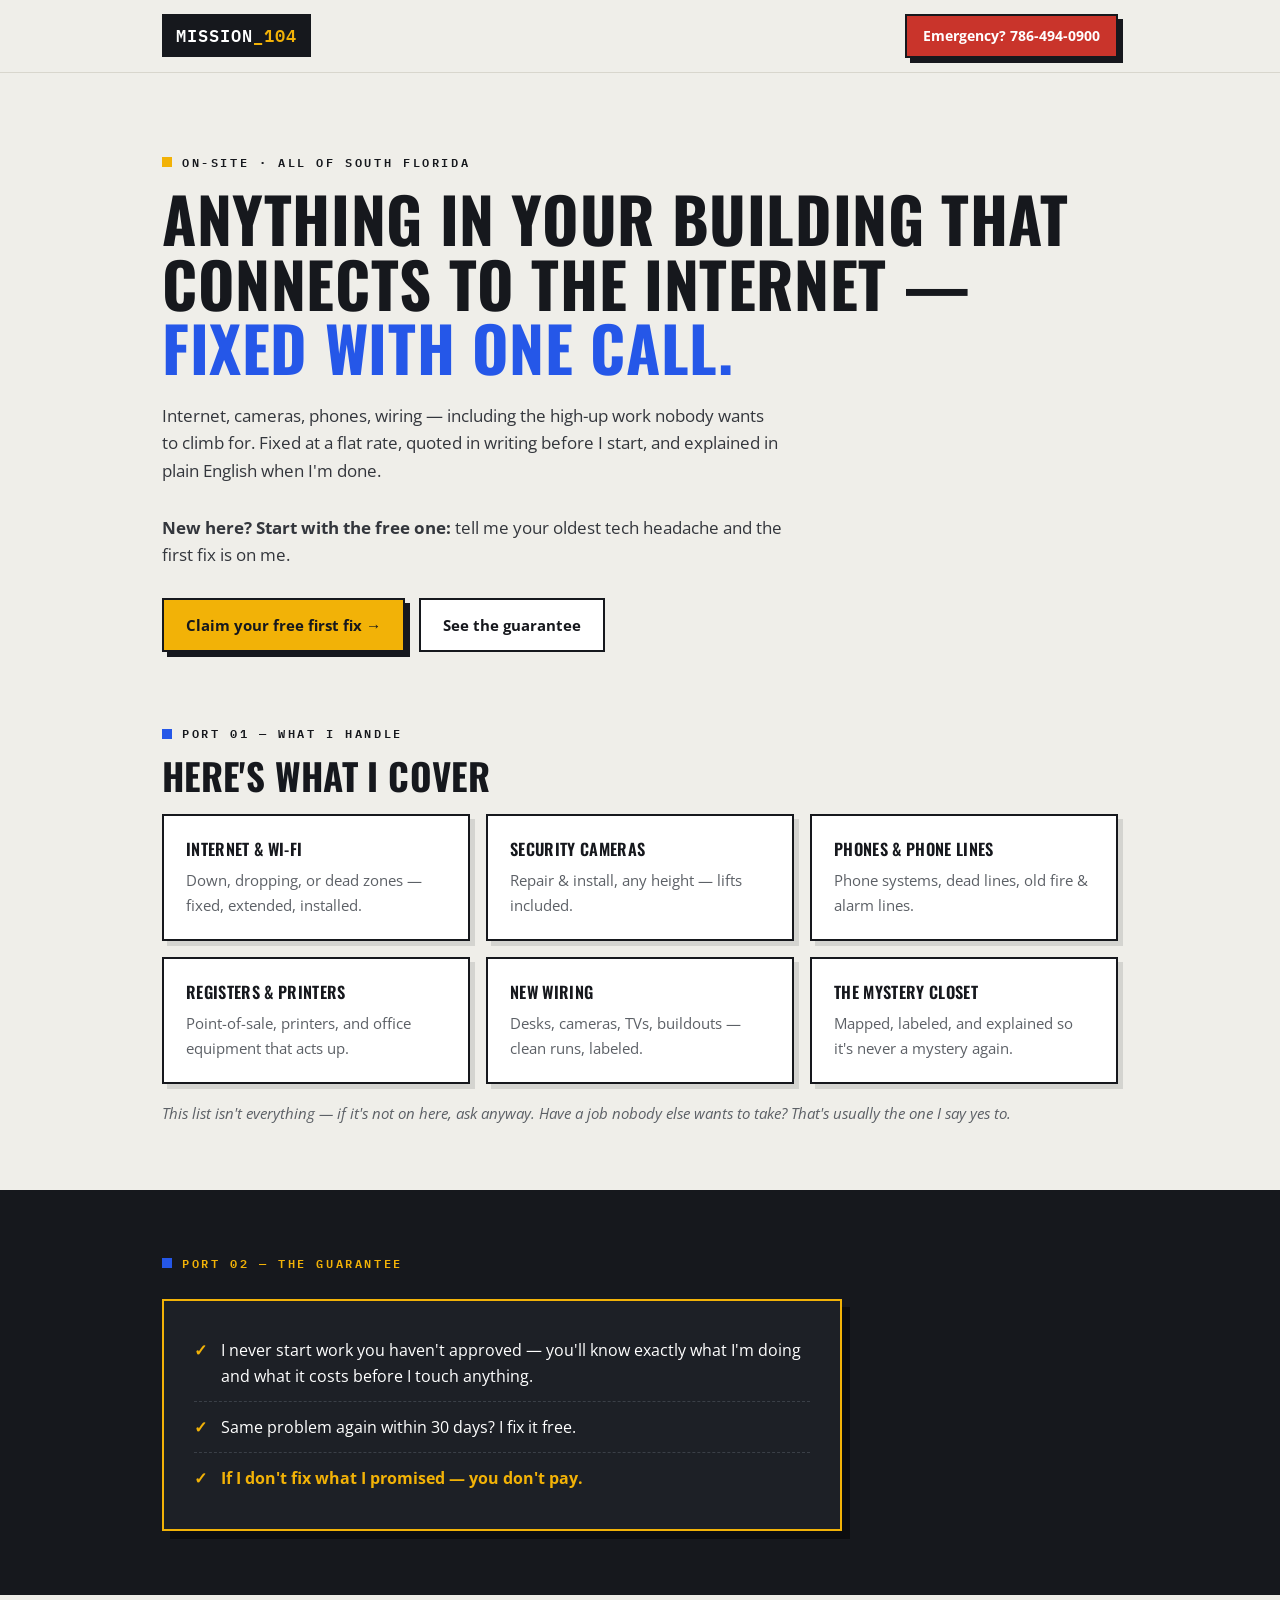
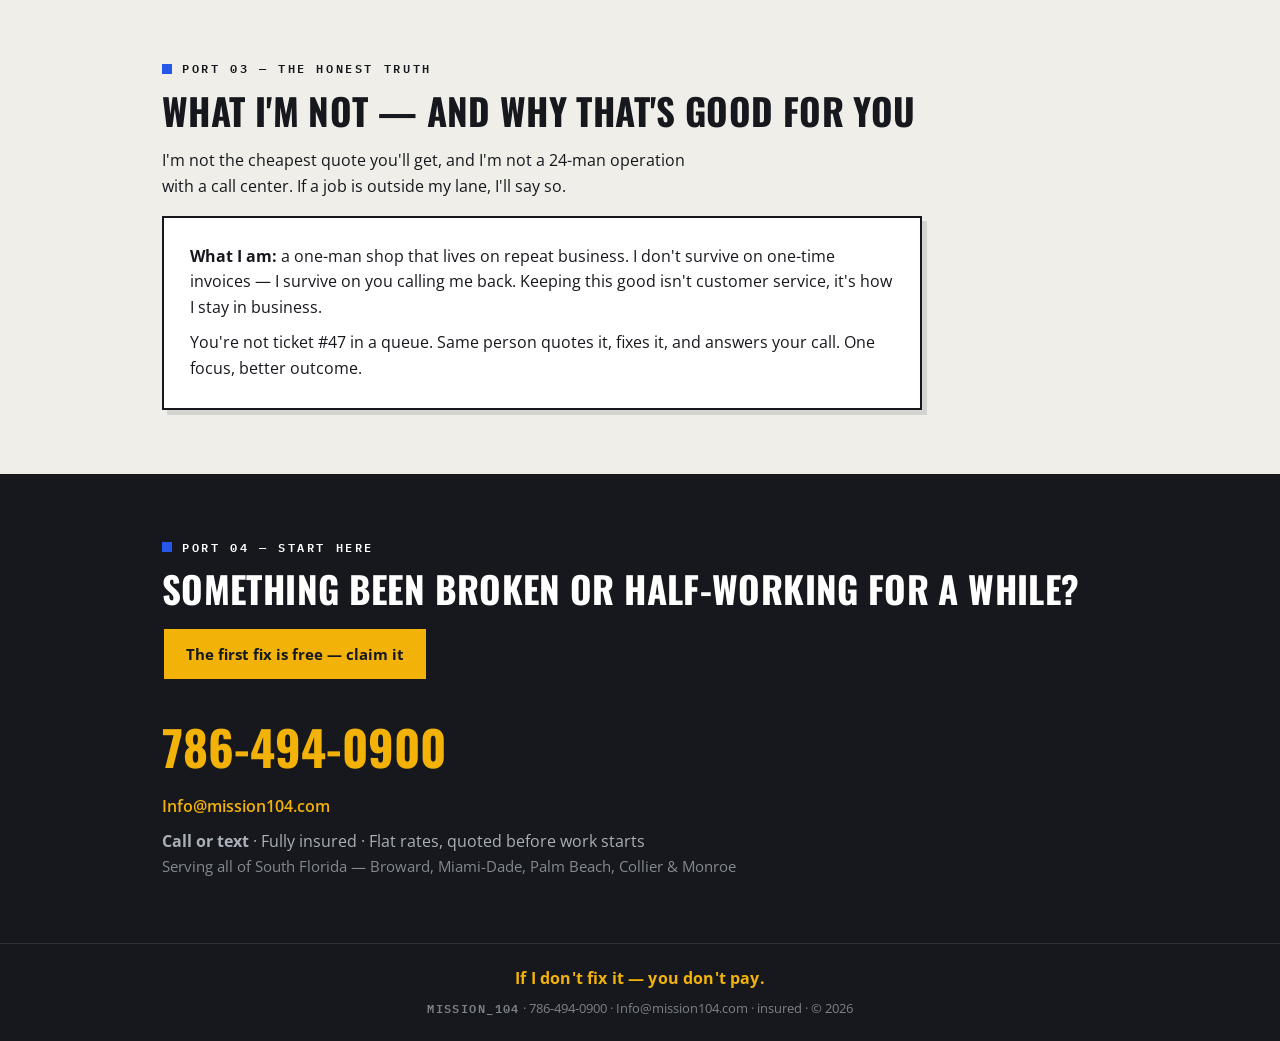
<file: index.html>
<!DOCTYPE html>
<html lang="en">
<head>
<meta charset="UTF-8">
<meta name="viewport" content="width=device-width, initial-scale=1.0">
<title>Mission 104 — Internet, Cameras, Phones & Everything That Connects | South Florida</title>
<meta name="description" content="One call for anything in your building that connects. Internet, cameras, phones, wiring. Flat rate, quoted first — and if I don't fix it, you don't pay.">
<link rel="preconnect" href="https://fonts.googleapis.com">
<link href="https://fonts.googleapis.com/css2?family=Oswald:wght@600;700&family=Open+Sans:wght@400;600;700&family=IBM+Plex+Mono:wght@500;600&display=swap" rel="stylesheet">
<style>
  :root{
    --bg:#efeee9; --ink:#16181d; --blue:#2557e8; --gold:#f2b207;
    --red:#c9342b; --white:#ffffff; --gray:#5c6066; --border:#16181d;
  }
  *{margin:0;padding:0;box-sizing:border-box}
  html{scroll-behavior:smooth}
  body{font-family:'Open Sans',sans-serif;background:var(--bg);color:var(--ink);line-height:1.6}
  .wrap{max-width:1000px;margin:0 auto;padding:0 22px}

  .mono{font-family:'IBM Plex Mono',monospace;font-weight:600;letter-spacing:.22em;text-transform:uppercase;font-size:.74rem}
  .eyebrow{display:flex;align-items:center;gap:10px;margin-bottom:14px}
  .sq{width:10px;height:10px;background:var(--blue);flex:none}
  .sq.gold{background:var(--gold)}

  h1,h2{font-family:'Oswald',sans-serif;font-weight:700;text-transform:uppercase;line-height:1.04;letter-spacing:.01em}
  h1{font-size:clamp(2.2rem,6.4vw,3.9rem)}
  h2{font-size:clamp(1.5rem,4vw,2.3rem);margin-bottom:18px}
  .blue{color:var(--blue)}

  .btn{display:inline-block;text-decoration:none;font-weight:700;font-size:.95rem;padding:13px 22px;border:2px solid var(--ink);color:var(--ink)}
  .btn-gold{background:var(--gold);box-shadow:5px 5px 0 var(--ink)}
  .btn-gold:hover{transform:translate(2px,2px);box-shadow:3px 3px 0 var(--ink)}
  .btn-ghost{background:var(--white)}
  .btn-red{background:var(--red);color:#fff;border-color:var(--ink);box-shadow:5px 5px 0 var(--ink)}

  header{background:var(--bg);border-bottom:1px solid #d8d6cd;padding:14px 0}
  .head-in{display:flex;align-items:center;justify-content:space-between;gap:10px;flex-wrap:nowrap}
  .logo{background:var(--ink);color:#fff;font-family:'IBM Plex Mono',monospace;font-weight:600;font-size:1.05rem;padding:8px 14px;letter-spacing:.06em;text-decoration:none}
  .logo b{color:var(--gold);font-weight:600}
  .head-cta{display:flex;gap:10px;flex-wrap:nowrap}
  .head-cta .btn{padding:9px 16px;font-size:.85rem}

  section{padding:64px 0}
  .hero{padding:80px 0 72px}
  .hero p.lead{margin:22px 0 30px;font-size:1.06rem;max-width:62ch;color:#33363c}
  .actions{display:flex;gap:14px;flex-wrap:wrap}

  .cards{display:grid;grid-template-columns:repeat(auto-fit,minmax(280px,1fr));gap:16px}
  .card{background:var(--white);border:2px solid var(--ink);padding:20px 22px;box-shadow:5px 5px 0 rgba(22,24,29,.12)}
  .card b{display:block;font-family:'Oswald',sans-serif;font-weight:600;text-transform:uppercase;font-size:1.02rem;letter-spacing:.02em;margin-bottom:6px}
  .card span{font-size:.93rem;color:var(--gray)}

  .how p{max-width:66ch;margin-bottom:14px}

  .plate-zone{background:var(--ink);color:#fff}
  .plate-zone .mono{color:var(--gold)}
  .plate{border:2px solid var(--gold);max-width:680px;margin:26px 0 0;padding:8px 30px 26px;background:#1d2026;box-shadow:8px 8px 0 rgba(0,0,0,.45)}
  .plate h2{color:#fff;text-align:left;margin:20px 0 6px}
  .plate ul{list-style:none;margin-top:16px}
  .plate li{display:flex;gap:14px;padding:12px 0;border-bottom:1px dashed #3a3f47;font-size:1.02rem}
  .plate li:last-child{border-bottom:none;font-weight:700;color:var(--gold)}
  .plate .tick{color:var(--gold);font-weight:700;flex:none}

  .record{display:flex;gap:22px;align-items:flex-start;background:var(--white);border:2px solid var(--ink);padding:26px;max-width:760px;box-shadow:5px 5px 0 rgba(22,24,29,.12)}
  .record .stamp{flex:none;font-family:'Oswald',sans-serif;font-weight:700;font-size:3rem;color:var(--blue);line-height:1}
  .record .stamp small{display:block;font-family:'IBM Plex Mono',monospace;font-size:.68rem;letter-spacing:.18em;color:var(--gray)}

  .contact{background:var(--ink);color:#fff;text-align:left}
  .contact h2{color:#fff}
  .contact .big-phone{font-family:'Oswald',sans-serif;font-weight:700;font-size:clamp(1.9rem,6vw,3rem);color:var(--gold);text-decoration:none;display:inline-block;margin:10px 0 8px}
  .contact p{color:#aab0b8}
  footer{background:var(--ink);color:#7c828b;font-size:.8rem;text-align:center;padding:22px 0;border-top:1px solid #2c3037}
  footer .mono{letter-spacing:.12em}

  /* --- consistent single-line header across pages --- */
  .head-in{flex-wrap:nowrap !important}
  .head-cta{flex-wrap:nowrap !important}
  .logo{white-space:nowrap}
  header .btn{white-space:nowrap}
  @media (max-width:520px){
    .logo{font-size:.98rem;padding:9px 13px;letter-spacing:.05em}
    header .btn{font-size:.8rem !important;padding:10px 13px !important;box-shadow:4px 4px 0 var(--ink)}
    .head-in{gap:8px}
  }
  @media (max-width:370px){
    .logo{font-size:.85rem;padding:8px 10px}
    header .btn{font-size:.7rem !important;padding:8px 10px !important}
  }

  /* --- matching footer across pages --- */
  footer .f-guarantee{color:var(--gold);font-weight:700;font-size:1rem;letter-spacing:.01em}
  footer .f-meta{margin-top:7px;font-size:.8rem;color:#7c828b}
  footer .f-meta .mono{letter-spacing:.12em}
</style>
</head>
<body>

<header>
  <div class="wrap head-in">
    <a class="logo" href="#">MISSION<b>_104</b></a>
    <div class="head-cta">
      <a class="btn btn-red" href="tel:7864940900">Emergency? 786-494-0900</a>
    </div>
  </div>
</header>

<section class="hero">
  <div class="wrap">
    <div class="eyebrow"><span class="sq gold"></span><span class="mono">On-site · All of South Florida</span></div>
    <h1>Anything in your building that connects to the internet —<br><span class="blue">fixed with one call.</span></h1>
    <p class="lead">Internet, cameras, phones, wiring — including the high-up work nobody wants to climb for. Fixed at a flat rate, quoted in writing before I start, and explained in plain English when I'm done.</p>
    <p class="lead"><b>New here? Start with the free one:</b> tell me your oldest tech headache and the first fix is on me.</p>
    <div class="actions">
      <a class="btn btn-gold" href="/free">Claim your free first fix →</a>
      <a class="btn btn-ghost" href="#guarantee">See the guarantee</a>
    </div>
  </div>
</section>

<section style="padding-top:0">
  <div class="wrap">
    <div class="eyebrow"><span class="sq"></span><span class="mono">Port 01 — What I handle</span></div>
    <h2>Here's what I cover</h2>
    <div class="cards">
      <div class="card"><b>Internet & Wi-Fi</b><span>Down, dropping, or dead zones — fixed, extended, installed.</span></div>
      <div class="card"><b>Security cameras</b><span>Repair & install, any height — lifts included.</span></div>
      <div class="card"><b>Phones & phone lines</b><span>Phone systems, dead lines, old fire & alarm lines.</span></div>
      <div class="card"><b>Registers & printers</b><span>Point-of-sale, printers, and office equipment that acts up.</span></div>
      <div class="card"><b>New wiring</b><span>Desks, cameras, TVs, buildouts — clean runs, labeled.</span></div>
      <div class="card"><b>The mystery closet</b><span>Mapped, labeled, and explained so it's never a mystery again.</span></div>
    </div>
    <p style="margin-top:18px;color:var(--gray);font-size:.93rem;font-style:italic">This list isn't everything — if it's not on here, ask anyway. Have a job nobody else wants to take? That's usually the one I say yes to.</p>
  </div>
</section>


<section class="plate-zone" id="guarantee">
  <div class="wrap">
    <div class="eyebrow"><span class="sq"></span><span class="mono">Port 02 — The guarantee</span></div>
    <div class="plate">
      <ul>
        <li><span class="tick">✓</span> I never start work you haven't approved — you'll know exactly what I'm doing and what it costs before I touch anything.</li>
        <li><span class="tick">✓</span> Same problem again within 30 days? I fix it free.</li>
        <li><span class="tick">✓</span> If I don't fix what I promised — you don't pay.</li>
      </ul>
    </div>
  </div>
</section>

<section>
  <div class="wrap">
    <div class="eyebrow"><span class="sq"></span><span class="mono">Port 03 — The honest truth</span></div>
    <h2>What I'm not — and why that's good for you</h2>
    <p style="max-width:60ch;margin-bottom:16px">I'm not the cheapest quote you'll get, and I'm not a 24-man operation with a call center. If a job is outside my lane, I'll say so.</p>
    <div class="record">
      <div>
        <p style="margin-bottom:10px"><b>What I am:</b> a one-man shop that lives on repeat business. I don't survive on one-time invoices — I survive on you calling me back. Keeping this good isn't customer service, it's how I stay in business.</p>
        <p>You're not ticket #47 in a queue. Same person quotes it, fixes it, and answers your call. One focus, better outcome.</p>
      </div>
    </div>
  </div>
</section>

<section class="contact">
  <div class="wrap">
    <div class="eyebrow"><span class="sq"></span><span class="mono">Port 04 — Start here</span></div>
    <h2>Something been broken or half-working for a while?</h2>
    <p style="margin:6px 0 18px"><a class="btn btn-gold" href="/free">The first fix is free — claim it</a></p>
    <a class="big-phone" href="tel:7864940900">786-494-0900</a>
    <p><a href="mailto:Info@mission104.com" style="color:var(--gold);text-decoration:none;font-weight:600">Info@mission104.com</a></p>
    <p style="margin-top:10px"><b>Call or text</b> · Fully insured · Flat rates, quoted before work starts</p>
    <p style="opacity:.75;font-size:.92rem">Serving all of South Florida — Broward, Miami-Dade, Palm Beach, Collier &amp; Monroe</p>
  </div>
</section>

<footer>
  <div class="wrap">
    <div class="f-guarantee">If I don't fix it — you don't pay.</div>
    <div class="f-meta"><span class="mono">Mission_104</span> · 786-494-0900 · Info@mission104.com · insured · © 2026</div>
  </div>
</footer>

</body>
</html>
</file>
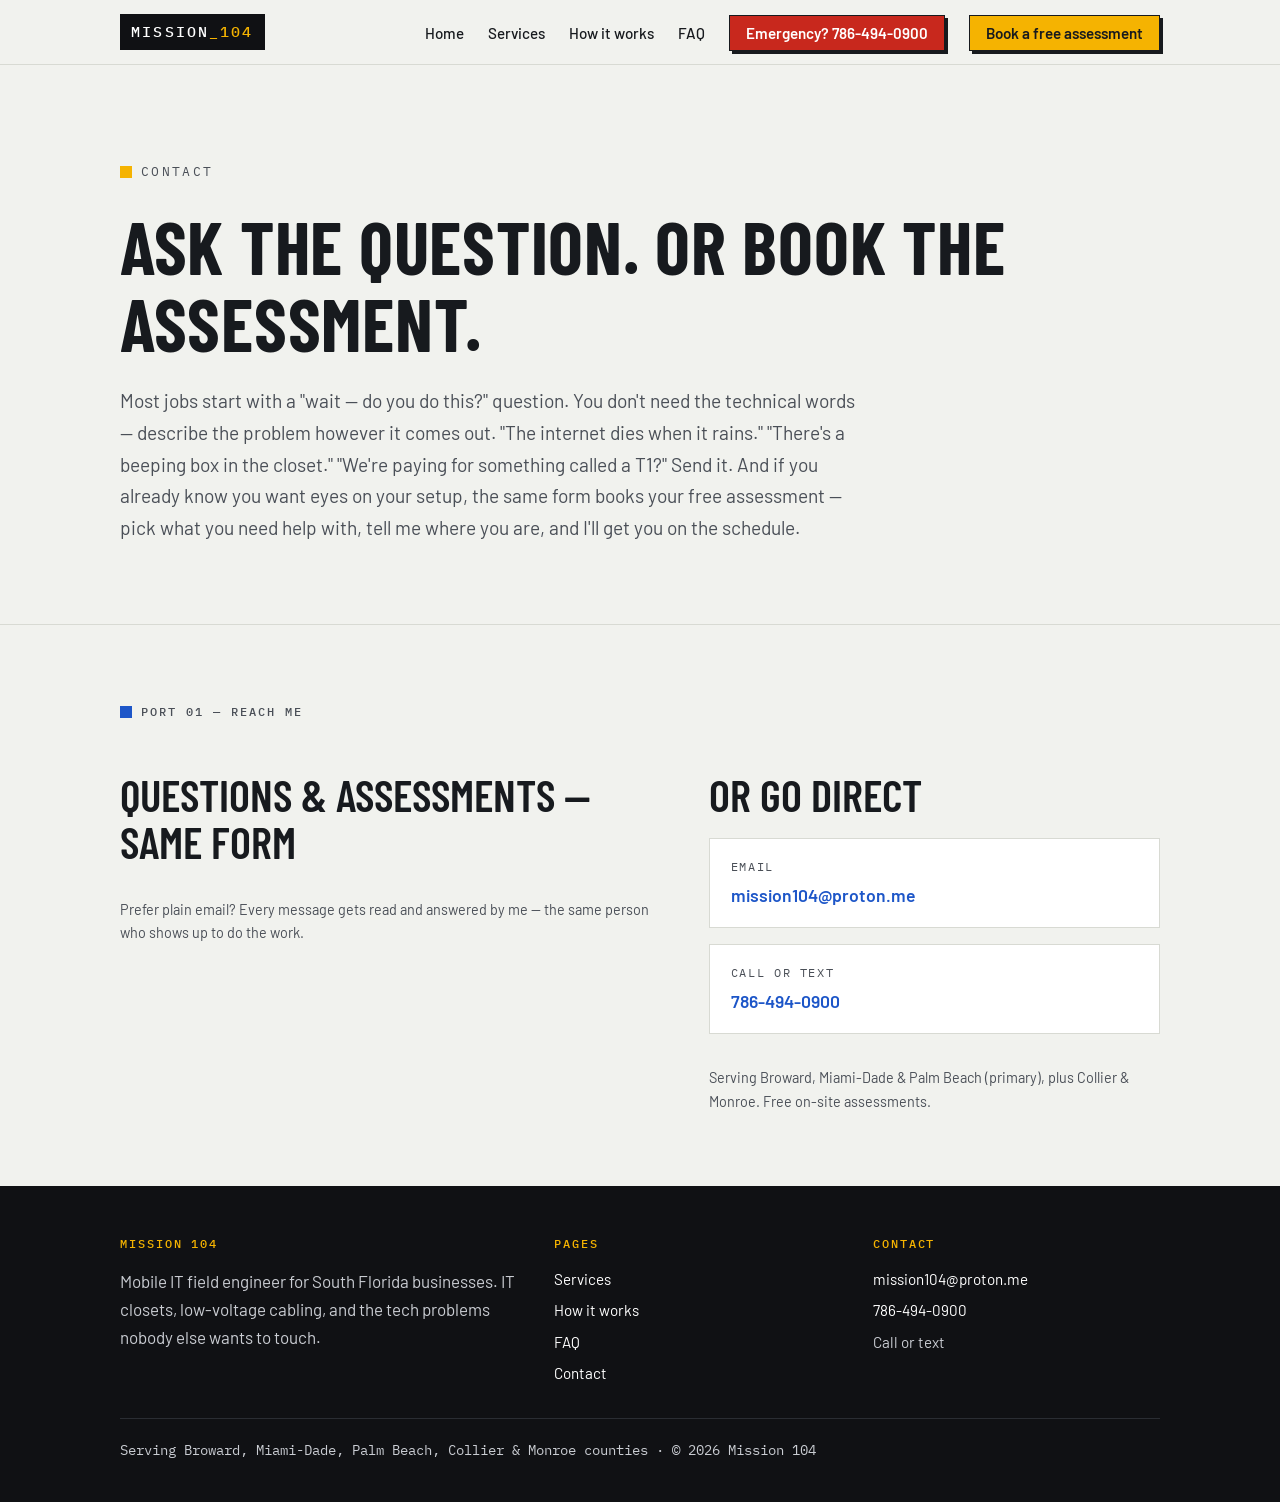
<file: contact.html>
<!DOCTYPE html>
<html lang="en">
<head>
  <meta charset="UTF-8">
  <meta name="viewport" content="width=device-width, initial-scale=1.0">
  <title>Contact — Ask the Question | Mission 104</title>
  <meta name="description" content="Email, call, or text Mission 104 — mobile IT field engineer serving Broward, Miami-Dade, Palm Beach, Collier, and Monroe counties. Free on-site assessments.">
  <link rel="preconnect" href="https://fonts.googleapis.com">
  <link rel="preconnect" href="https://fonts.gstatic.com" crossorigin>
  <link href="https://fonts.googleapis.com/css2?family=Barlow+Condensed:wght@600;700&family=Barlow:wght@400;500;600&family=IBM+Plex+Mono:wght@400;500&display=swap" rel="stylesheet">
  <link rel="stylesheet" href="css/style.css">
</head>
<body>

  <header class="site-header">
    <div class="nav-wrap">
      <a class="brand" href="index.html">Mission<span>_104</span></a>
      <button class="nav-toggle" aria-label="Open menu" onclick="document.querySelector('.nav-links').classList.toggle('open')">Menu</button>
      <ul class="nav-links">
        <li><a href="index.html">Home</a></li>
        <li><a href="services.html">Services</a></li>
        <li><a href="how-it-works.html">How it works</a></li>
        <li><a href="faq.html">FAQ</a></li>
        <li><a href="tel:786-494-0900" class="nav-emergency">Emergency? 786-494-0900</a></li>
        <li><a href="contact.html" class="nav-cta">Book a free assessment</a></li>
      </ul>
    </div>
  </header>

  <section class="hero">
    <div class="wrap">
      <p class="kicker">Contact</p>
      <h1>Ask the question. Or book the assessment.</h1>
      <p class="lead">Most jobs start with a "wait — do you do this?" question. You don't need the technical words — describe the problem however it comes out. "The internet dies when it rains." "There's a beeping box in the closet." "We're paying for something called a T1?" Send it. And if you already know you want eyes on your setup, the same form books your free assessment — pick what you need help with, tell me where you are, and I'll get you on the schedule.</p>
    </div>
  </section>

  <section>
    <div class="wrap">
      <p class="port-label">Port 01 — Reach me</p>
      <div class="contact-grid">
        <div>
          <h2>Questions &amp; assessments — same form</h2>

          <script src="https://js-na2.hsforms.net/forms/embed/246742326.js" defer></script>
          <div class="hs-form-frame" data-region="na2" data-form-id="db265c0a-d0da-447c-8ef6-e0fc5cf6ecf6" data-portal-id="246742326"></div>

          <p class="small mt-2">Prefer plain email? Every message gets read and answered by me — the same person who shows up to do the work.</p>
        </div>
        <div>
          <h2>Or go direct</h2>
          <ul class="contact-methods">
            <li>
              <span class="method">Email</span>
              <a href="mailto:mission104@proton.me">mission104@proton.me</a>
            </li>
            <li>
              <span class="method">Call or text</span>
              <a href="tel:786-494-0900">786-494-0900</a>
            </li>
          </ul>
          <p class="small mt-2">Serving Broward, Miami-Dade &amp; Palm Beach (primary), plus Collier &amp; Monroe. Free on-site assessments.</p>
        </div>
      </div>
    </div>
  </section>

  <footer class="site-footer">
    <div class="wrap">
      <div>
        <h4>Mission 104</h4>
        <p>Mobile IT field engineer for South Florida businesses. IT closets, low-voltage cabling, and the tech problems nobody else wants to touch.</p>
      </div>
      <div>
        <h4>Pages</h4>
        <ul>
          <li><a href="services.html">Services</a></li>
          <li><a href="how-it-works.html">How it works</a></li>
          <li><a href="faq.html">FAQ</a></li>
          <li><a href="contact.html">Contact</a></li>
        </ul>
      </div>
      <div>
        <h4>Contact</h4>
        <ul>
          <li><a href="mailto:mission104@proton.me">mission104@proton.me</a></li>
          <li><a href="tel:786-494-0900">786-494-0900</a></li>
          <li>Call or text</li>
        </ul>
      </div>
      <p class="footer-note">Serving Broward, Miami-Dade, Palm Beach, Collier &amp; Monroe counties · © 2026 Mission 104</p>
    </div>
  </footer>

</body>
</html>
</file>
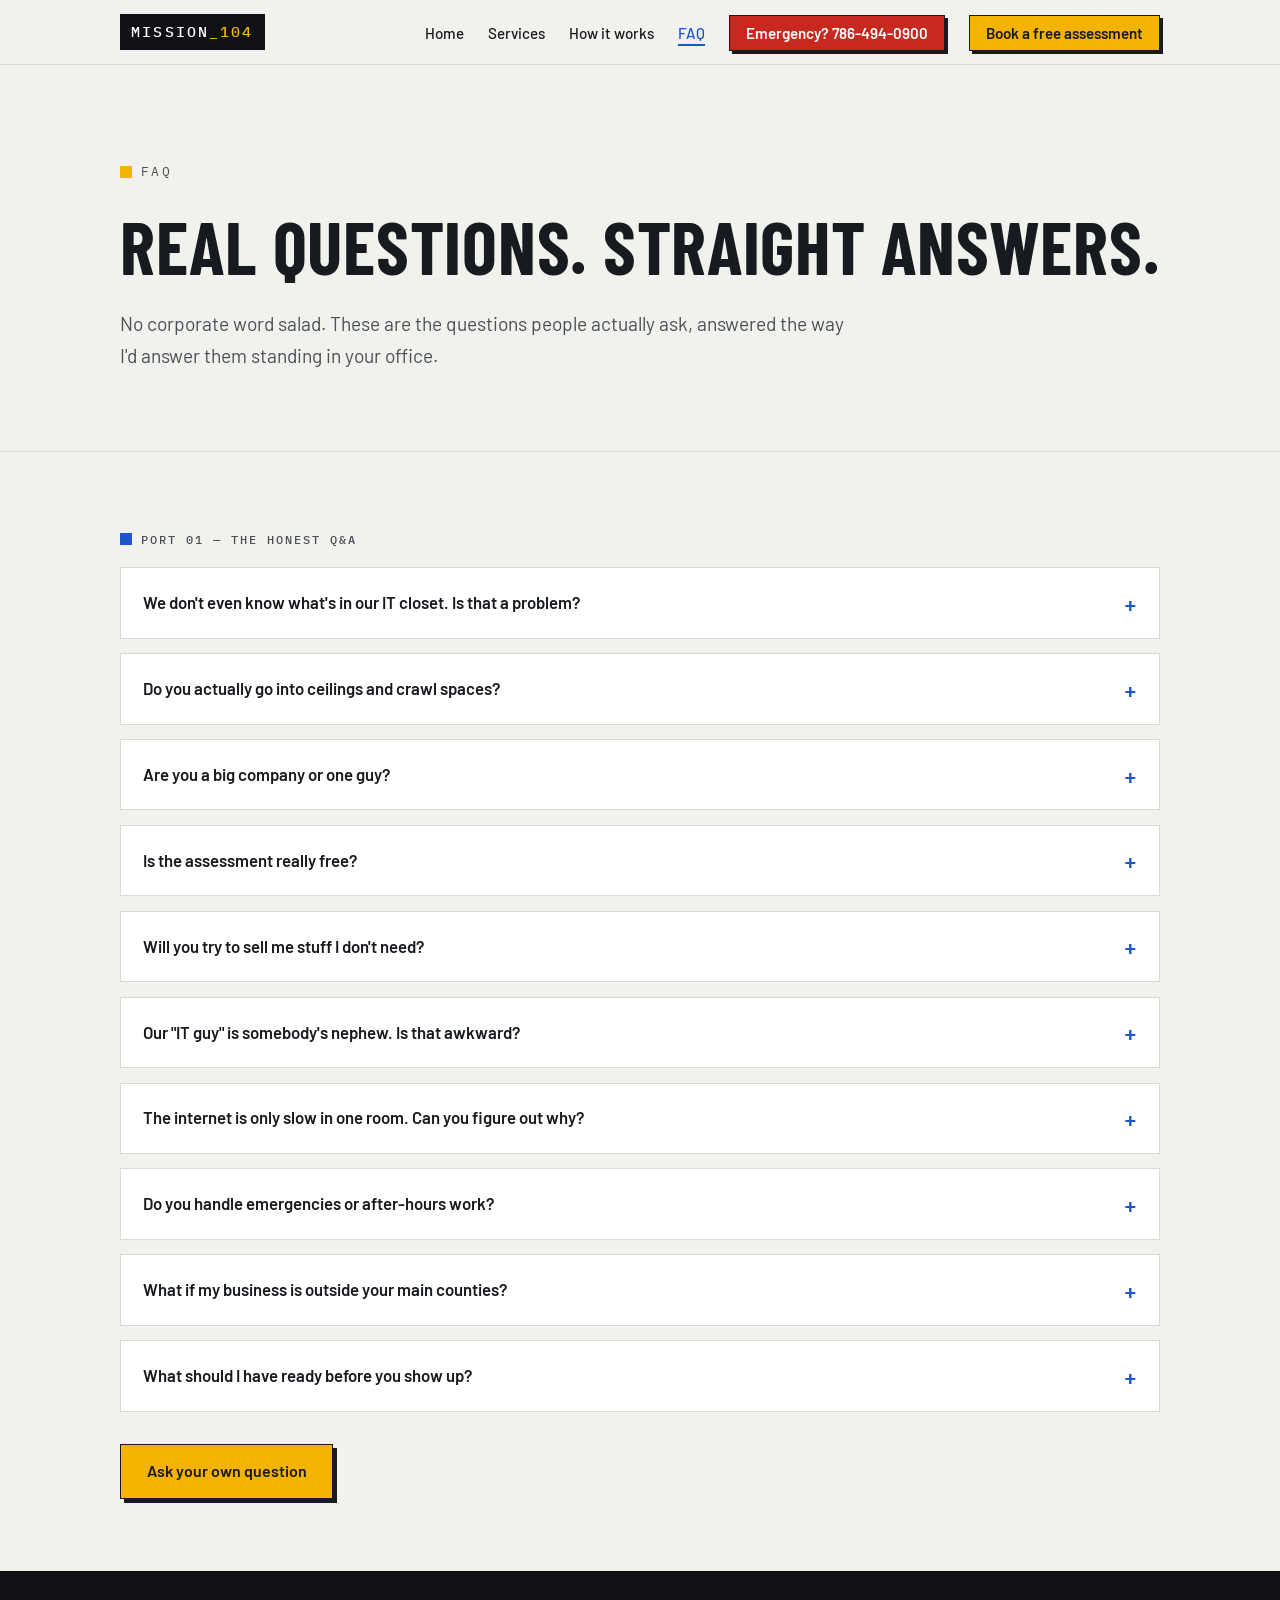
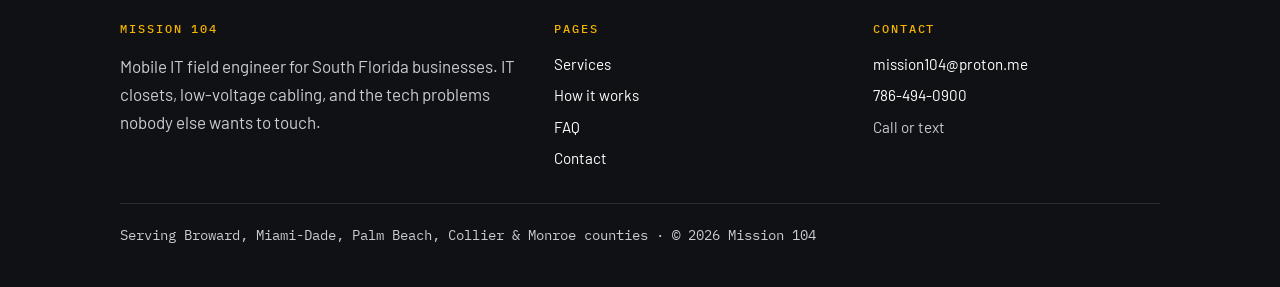
<file: faq.html>
<!DOCTYPE html>
<html lang="en">
<head>
  <meta charset="UTF-8">
  <meta name="viewport" content="width=device-width, initial-scale=1.0">
  <title>FAQ — Honest Answers | Mission 104</title>
  <meta name="description" content="Honest answers about IT closet cleanup, cabling work, pricing, and what it's like to work with a one-man mobile IT field engineer in South Florida.">
  <link rel="preconnect" href="https://fonts.googleapis.com">
  <link rel="preconnect" href="https://fonts.gstatic.com" crossorigin>
  <link href="https://fonts.googleapis.com/css2?family=Barlow+Condensed:wght@600;700&family=Barlow:wght@400;500;600&family=IBM+Plex+Mono:wght@400;500&display=swap" rel="stylesheet">
  <link rel="stylesheet" href="css/style.css">
</head>
<body>

  <header class="site-header">
    <div class="nav-wrap">
      <a class="brand" href="index.html">Mission<span>_104</span></a>
      <button class="nav-toggle" aria-label="Open menu" onclick="document.querySelector('.nav-links').classList.toggle('open')">Menu</button>
      <ul class="nav-links">
        <li><a href="index.html">Home</a></li>
        <li><a href="services.html">Services</a></li>
        <li><a href="how-it-works.html">How it works</a></li>
        <li><a href="faq.html" class="active">FAQ</a></li>
        <li><a href="tel:786-494-0900" class="nav-emergency">Emergency? 786-494-0900</a></li>
        <li><a href="contact.html" class="nav-cta">Book a free assessment</a></li>
      </ul>
    </div>
  </header>

  <section class="hero">
    <div class="wrap">
      <p class="kicker">FAQ</p>
      <h1>Real questions. Straight answers.</h1>
      <p class="lead">No corporate word salad. These are the questions people actually ask, answered the way I'd answer them standing in your office.</p>
    </div>
  </section>

  <section>
    <div class="wrap">
      <p class="port-label">Port 01 — The honest Q&amp;A</p>

      <!-- OWNER: edit every answer below until it sounds like YOU.
           These are drafts written in your voice — make them yours. -->

      <details class="faq-item">
        <summary>We don't even know what's in our IT closet. Is that a problem?</summary>
        <div class="faq-answer"><p>That's not a problem — that's my favorite kind of job. Most of my customers have no idea what's in there. You don't need to know anything before I show up. Not knowing is literally the thing I fix.</p></div>
      </details>

      <details class="faq-item">
        <summary>Do you actually go into ceilings and crawl spaces?</summary>
        <div class="faq-answer"><p>Yes. Drop ceilings, walls, tight closets, the weird space above the bathroom — if your cable runs through it, I go where the cable goes. That's the job.</p></div>
      </details>

      <details class="faq-item">
        <summary>Are you a big company or one guy?</summary>
        <div class="faq-answer"><p>One guy, on purpose. You talk to the same person who answers your email, shows up at your door, and does the work. Nothing gets lost between a salesperson, a dispatcher, and a tech — because they're all me.</p></div>
      </details>

      <details class="faq-item">
        <summary>Is the assessment really free?</summary>
        <div class="faq-answer"><p>Really free. I drive out, I look at your setup, I tell you what I see in plain English, and you get a quote. If you don't move forward, you've lost nothing and you know more about your own building than you did before.</p></div>
      </details>

      <details class="faq-item">
        <summary>Will you try to sell me stuff I don't need?</summary>
        <div class="faq-answer"><p>No — and honestly, part of my job is the opposite. Bill consolidation means I look for things you're paying for that you <em>shouldn't</em> be. If something in your closet isn't worth fixing, I'll say so. My business runs on you trusting me enough to call again, not on one padded invoice.</p></div>
      </details>

      <details class="faq-item">
        <summary>Our "IT guy" is somebody's nephew. Is that awkward?</summary>
        <div class="faq-answer"><p>Not at all. I work alongside whoever you've got — no judgment, no turf war. Usually I handle the physical stuff nobody else wants to touch, and everyone's relieved.</p></div>
      </details>

      <details class="faq-item">
        <summary>The internet is only slow in one room. Can you figure out why?</summary>
        <div class="faq-answer"><p>That's one of my favorite calls, because it almost always has a physical cause — a damaged cable, a bad termination, a switch from 2009 hiding somewhere. Remote IT support can't see those things. I can, because I'm standing in the room.</p></div>
      </details>

      <details class="faq-item">
        <summary>Do you handle emergencies or after-hours work?</summary>
        <div class="faq-answer"><p>Yes to both — with two things you should know up front.</p>
        <p><strong>The money:</strong> emergency work begins at $200 an hour with a 2-hour minimum, and after-hours work runs higher than my usual rates. I run on a schedule, and the businesses on it are counting on me to show up when I said I would — getting me out to you on a whim means putting someone else's job on hold, and that has to be compensated accordingly.</p>
        <p><strong>The tricky part</strong>, and I'd rather say it here than at your door: I can't guarantee an emergency fix. If I don't know what I'm walking into, I can't know whether it's fixable on the spot — that's the nature of emergencies; they're the problems nobody saw coming. What I <em>can</em> guarantee: I show up, I tell you exactly what I'm looking at in plain English, and nothing keeps running without your say-so. If things are on fire right now, hit the red button up top and call me.</p></div>
      </details>

      <details class="faq-item">
        <summary>What if my business is outside your main counties?</summary>
        <div class="faq-answer"><p>My primary area is Broward, Miami-Dade, and Palm Beach, and I also cover Collier and Monroe. If you're near the edges, ask anyway — the answer is usually yes.</p></div>
      </details>

      <details class="faq-item">
        <summary>What should I have ready before you show up?</summary>
        <div class="faq-answer"><p>Nothing. Seriously. Don't clean the closet — I want to see it exactly as it is. If you happen to know where the closet <em>is</em>, that's a head start.</p></div>
      </details>

      <div class="btn-row mt-2">
        <a class="btn btn-primary" href="contact.html">Ask your own question</a>
      </div>
    </div>
  </section>

  <footer class="site-footer">
    <div class="wrap">
      <div>
        <h4>Mission 104</h4>
        <p>Mobile IT field engineer for South Florida businesses. IT closets, low-voltage cabling, and the tech problems nobody else wants to touch.</p>
      </div>
      <div>
        <h4>Pages</h4>
        <ul>
          <li><a href="services.html">Services</a></li>
          <li><a href="how-it-works.html">How it works</a></li>
          <li><a href="faq.html">FAQ</a></li>
          <li><a href="contact.html">Contact</a></li>
        </ul>
      </div>
      <div>
        <h4>Contact</h4>
        <ul>
          <li><a href="mailto:mission104@proton.me">mission104@proton.me</a></li>
          <li><a href="tel:786-494-0900">786-494-0900</a></li>
          <li>Call or text</li>
        </ul>
      </div>
      <p class="footer-note">Serving Broward, Miami-Dade, Palm Beach, Collier &amp; Monroe counties · © 2026 Mission 104</p>
    </div>
  </footer>

</body>
</html>
</file>
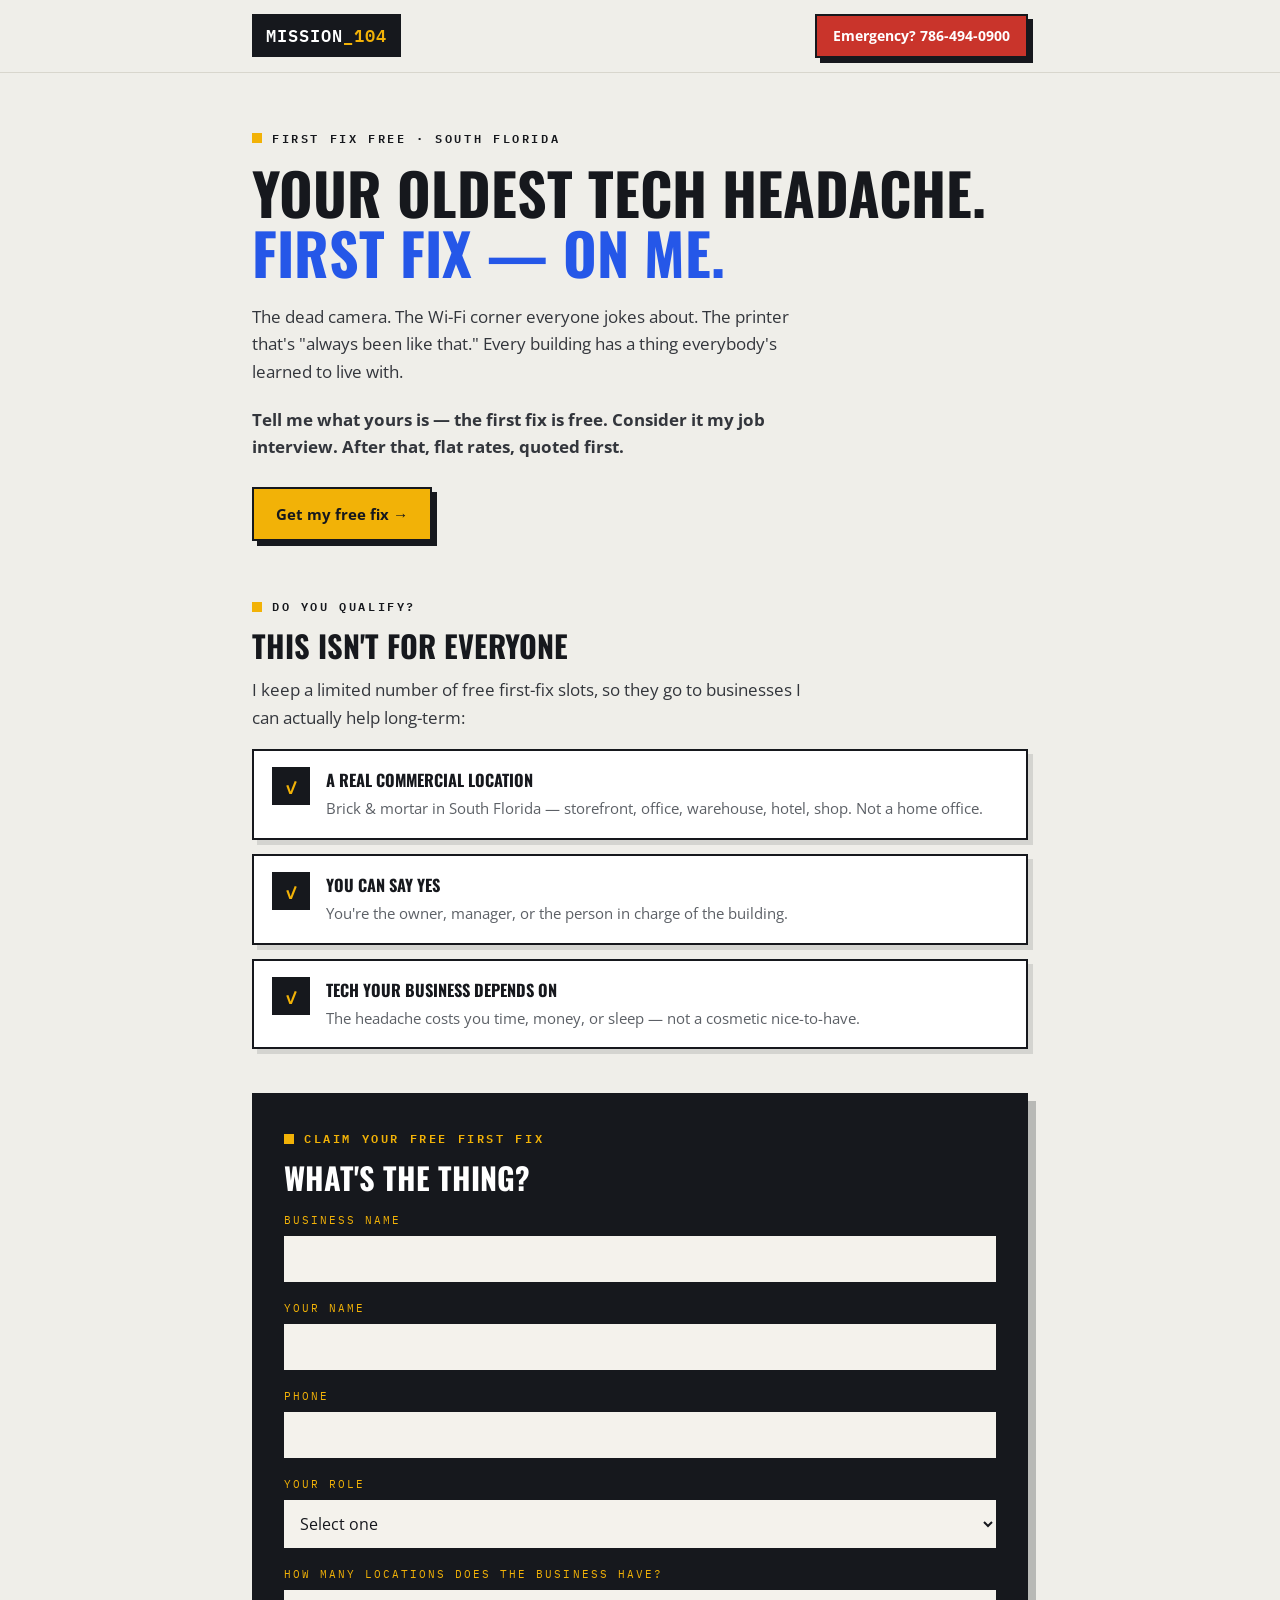
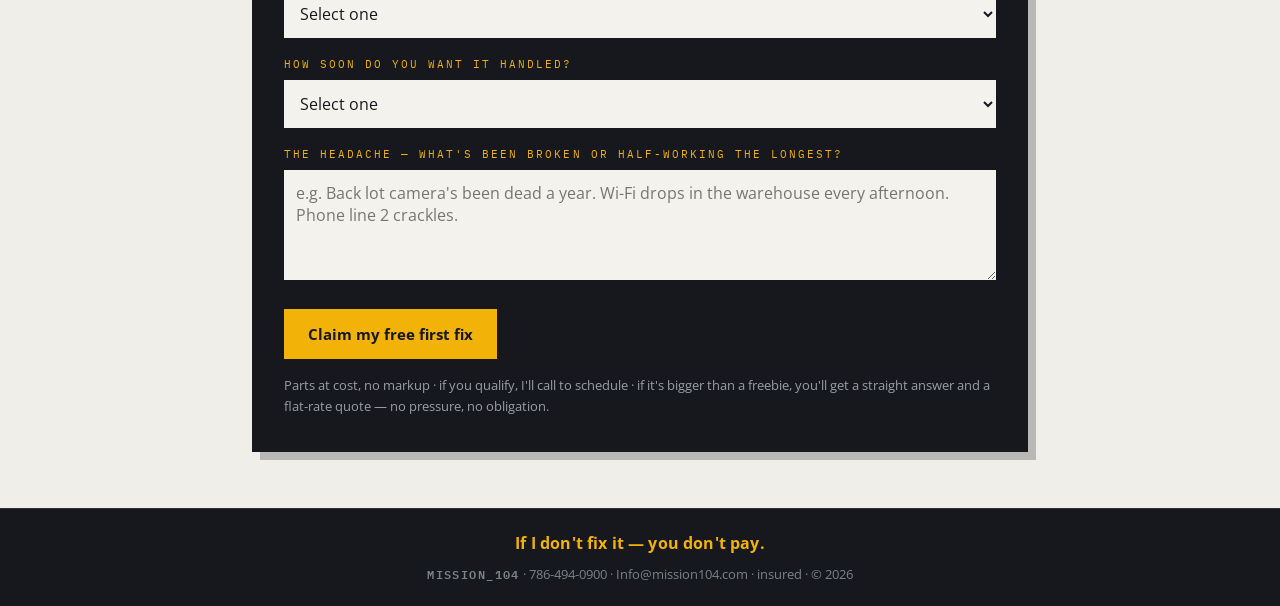
<file: free.html>
<!DOCTYPE html>
<html lang="en">
<head>
<meta charset="UTF-8">
<meta name="viewport" content="width=device-width, initial-scale=1.0">
<title>Your Oldest Tech Headache — Fixed Free | Mission 104</title>
<meta name="description" content="The dead camera. The Wi-Fi corner everyone jokes about. Tell me your oldest tech headache and I'll fix it free. Consider it my job interview. South Florida.">
<link rel="preconnect" href="https://fonts.googleapis.com">
<link href="https://fonts.googleapis.com/css2?family=Oswald:wght@600;700&family=Open+Sans:wght@400;600;700&family=IBM+Plex+Mono:wght@500;600&display=swap" rel="stylesheet">
<style>
  :root{--bg:#efeee9;--ink:#16181d;--blue:#2557e8;--gold:#f2b207;--red:#c9342b;--white:#fff;--gray:#5c6066;}
  *{margin:0;padding:0;box-sizing:border-box}
  html{scroll-behavior:smooth}
  body{font-family:'Open Sans',sans-serif;background:var(--bg);color:var(--ink);line-height:1.6}
  .wrap{max-width:820px;margin:0 auto;padding:0 22px}
  .mono{font-family:'IBM Plex Mono',monospace;font-weight:600;letter-spacing:.22em;text-transform:uppercase;font-size:.74rem}
  .eyebrow{display:flex;align-items:center;gap:10px;margin-bottom:14px}
  .sq{width:10px;height:10px;background:var(--gold);flex:none}
  h1,h2{font-family:'Oswald',sans-serif;font-weight:700;text-transform:uppercase;line-height:1.05}
  h1{font-size:clamp(2.1rem,6.5vw,3.6rem)}
  h2{font-size:clamp(1.3rem,3.6vw,1.9rem);margin-bottom:14px}
  .blue{color:var(--blue)}
  header{border-bottom:1px solid #d8d6cd;padding:14px 0}
  .head-in{display:flex;align-items:center;justify-content:space-between;gap:10px;flex-wrap:nowrap}
  .logo{background:var(--ink);color:#fff;font-family:'IBM Plex Mono',monospace;font-weight:600;font-size:1.05rem;padding:8px 14px;letter-spacing:.06em;text-decoration:none}
  .logo b{color:var(--gold);font-weight:600}
  .btn{display:inline-block;text-decoration:none;font-weight:700;font-size:.95rem;padding:13px 22px;border:2px solid var(--ink);color:var(--ink);background:var(--gold);box-shadow:5px 5px 0 var(--ink);cursor:pointer;font-family:'Open Sans',sans-serif}
  .btn:hover{transform:translate(2px,2px);box-shadow:3px 3px 0 var(--ink)}
  .btn-red{background:var(--red);color:#fff}
  section{padding:56px 0}
  .lead{margin:20px 0 6px;font-size:1.08rem;max-width:56ch;color:#33363c}
  .steps{margin-top:34px;display:grid;gap:14px}
  .step{display:flex;gap:16px;align-items:flex-start;background:var(--white);border:2px solid var(--ink);padding:16px 18px;box-shadow:5px 5px 0 rgba(22,24,29,.12)}
  .num{background:var(--ink);color:var(--gold);font-family:'IBM Plex Mono',monospace;font-weight:600;font-size:1.1rem;width:38px;height:38px;display:flex;align-items:center;justify-content:center;flex:none}
  .step b{display:block;font-family:'Oswald',sans-serif;text-transform:uppercase;font-size:1.02rem;margin-bottom:3px}
  .step span{font-size:.93rem;color:var(--gray)}
  .formbox{background:var(--ink);color:#fff;padding:34px 30px;border:2px solid var(--ink);box-shadow:8px 8px 0 rgba(22,24,29,.25)}
  .formbox h2{color:#fff}
  .formbox label{display:block;font-family:'IBM Plex Mono',monospace;font-size:.7rem;letter-spacing:.18em;text-transform:uppercase;color:var(--gold);margin:18px 0 6px}
  .formbox input,.formbox textarea{width:100%;padding:12px;border:none;font-family:'Open Sans',sans-serif;font-size:1rem;background:#f4f2ec;color:var(--ink)}
  .formbox textarea{min-height:110px;resize:vertical}
  .formbox .btn{margin-top:22px;border-color:var(--gold)}
  .fine{margin-top:16px;font-size:.8rem;color:#9a9ea6}
  footer{background:var(--ink);color:#7c828b;font-size:.8rem;text-align:center;padding:22px 0;border-top:1px solid #2c3037}
  footer .gold{color:var(--gold);font-weight:700}

  /* --- consistent single-line header across pages --- */
  .head-in{flex-wrap:nowrap !important}
  .head-cta{flex-wrap:nowrap !important}
  .logo{white-space:nowrap}
  header .btn{white-space:nowrap}
  @media (max-width:520px){
    .logo{font-size:.98rem;padding:9px 13px;letter-spacing:.05em}
    header .btn{font-size:.8rem !important;padding:10px 13px !important;box-shadow:4px 4px 0 var(--ink)}
    .head-in{gap:8px}
  }
  @media (max-width:370px){
    .logo{font-size:.85rem;padding:8px 10px}
    header .btn{font-size:.7rem !important;padding:8px 10px !important}
  }

  /* --- matching footer across pages --- */
  footer .f-guarantee{color:var(--gold);font-weight:700;font-size:1rem;letter-spacing:.01em}
  footer .f-meta{margin-top:7px;font-size:.8rem;color:#7c828b}
  footer .f-meta .mono{letter-spacing:.12em}
</style>
</head>
<body>

<header>
  <div class="wrap head-in">
    <a class="logo" href="https://Mission104.com">MISSION<b>_104</b></a>
    <a class="btn btn-red" style="padding:9px 16px;font-size:.85rem" href="tel:7864940900">Emergency? 786-494-0900</a>
  </div>
</header>

<section>
  <div class="wrap">
    <div class="eyebrow"><span class="sq"></span><span class="mono">First fix free · South Florida</span></div>
    <h1>Your oldest tech headache.<br><span class="blue">First fix — on me.</span></h1>
    <p class="lead">The dead camera. The Wi-Fi corner everyone jokes about. The printer that's "always been like that." Every building has a thing everybody's learned to live with.</p>
    <p class="lead"><b>Tell me what yours is — the first fix is free. Consider it my job interview. After that, flat rates, quoted first.</b></p>
    <p style="margin-top:26px"><a class="btn" href="#claim">Get my free fix →</a></p>
  </div>
</section>

<section style="padding-top:0">
  <div class="wrap">
    <div class="eyebrow"><span class="sq"></span><span class="mono">Do you qualify?</span></div>
    <h2>This isn't for everyone</h2>
    <p class="lead" style="margin-top:0">I keep a limited number of free first-fix slots, so they go to businesses I can actually help long-term:</p>
    <div class="steps" style="margin-top:18px;margin-bottom:44px">
      <div class="step"><div class="num">✓</div><div><b>A real commercial location</b><span>Brick &amp; mortar in South Florida — storefront, office, warehouse, hotel, shop. Not a home office.</span></div></div>
      <div class="step"><div class="num">✓</div><div><b>You can say yes</b><span>You're the owner, manager, or the person in charge of the building.</span></div></div>
      <div class="step"><div class="num">✓</div><div><b>Tech your business depends on</b><span>The headache costs you time, money, or sleep — not a cosmetic nice-to-have.</span></div></div>
    </div>
    <div class="formbox" id="claim">
      <div class="eyebrow"><span class="sq"></span><span class="mono" style="color:var(--gold)">Claim your free first fix</span></div>
      <h2>What's the thing?</h2>
      <!-- Wire this form to your booking/form handler (e.g. Formspree): replace action below -->
      <form id="leadform" action="https://api.web3forms.com/submit" method="POST">
        <input type="hidden" name="access_key" value="575d6e1b-c66f-4be1-b2a1-f59f42db41ec">
        <input type="hidden" name="subject" value="New Free-Fix Lead — Mission 104">
        <input type="hidden" name="from_name" value="Mission 104 Website">
        <input type="checkbox" name="botcheck" style="display:none">
        <label for="biz">Business name</label>
        <input id="biz" name="business" required>
        <label for="name">Your name</label>
        <input id="name" name="name" required>
        <label for="phone">Phone</label>
        <input id="phone" name="phone" type="tel" required>
        <label for="role">Your role</label>
        <select id="role" name="role" required style="width:100%;padding:12px;border:none;font-family:'Open Sans',sans-serif;font-size:1rem;background:#f4f2ec;color:var(--ink)">
          <option value="" disabled selected>Select one</option>
          <option>Owner</option>
          <option>General manager</option>
          <option>Facilities / maintenance</option>
          <option>Other</option>
        </select>
        <label for="locations">How many locations does the business have?</label>
        <select id="locations" name="locations" required style="width:100%;padding:12px;border:none;font-family:'Open Sans',sans-serif;font-size:1rem;background:#f4f2ec;color:var(--ink)">
          <option value="" disabled selected>Select one</option>
          <option>1</option>
          <option>2–5</option>
          <option>6 or more</option>
        </select>
        <label for="timing">How soon do you want it handled?</label>
        <select id="timing" name="timing" required style="width:100%;padding:12px;border:none;font-family:'Open Sans',sans-serif;font-size:1rem;background:#f4f2ec;color:var(--ink)">
          <option value="" disabled selected>Select one</option>
          <option>ASAP</option>
          <option>Next week</option>
          <option>Next month</option>
          <option>Just exploring</option>
        </select>
        <label for="headache">The headache — what's been broken or half-working the longest?</label>
        <textarea id="headache" name="headache" placeholder="e.g. Back lot camera's been dead a year. Wi-Fi drops in the warehouse every afternoon. Phone line 2 crackles." required></textarea>
        <button class="btn" type="submit">Claim my free first fix</button>
      </form>
      <p class="fine">Parts at cost, no markup · if you qualify, I'll call to schedule · if it's bigger than a freebie, you'll get a straight answer and a flat-rate quote — no pressure, no obligation.</p>
    </div>
  </div>
</section>

<footer>
  <div class="wrap">
    <div class="f-guarantee">If I don't fix it — you don't pay.</div>
    <div class="f-meta"><span class="mono">Mission_104</span> · 786-494-0900 · Info@mission104.com · insured · © 2026</div>
  </div>
</footer>


<script>
  (function () {
    var form = document.getElementById('leadform');
    if (!form) return;
    form.addEventListener('submit', function (e) {
      e.preventDefault();
      var btn = form.querySelector('button[type="submit"]');
      if (btn) { btn.disabled = true; btn.textContent = 'Sending...'; }
      var data = Object.fromEntries(new FormData(form));
      fetch('https://api.web3forms.com/submit', {
        method: 'POST',
        headers: { 'Content-Type': 'application/json', 'Accept': 'application/json' },
        body: JSON.stringify(data)
      })
      .then(function (r) { return r.json().then(function (j) { return { ok: r.ok, json: j }; }); })
      .then(function (res) {
        if (res.ok) {
          window.location.href = '/thanks';
        } else {
          if (btn) { btn.disabled = false; btn.textContent = 'Claim my free first fix'; }
          alert('Something went wrong sending that. Please call or text 786-494-0900.');
        }
      })
      .catch(function () {
        if (btn) { btn.disabled = false; btn.textContent = 'Claim my free first fix'; }
        alert('Something went wrong sending that. Please call or text 786-494-0900.');
      });
    });
  })();
</script>
</body>
</html>
</file>
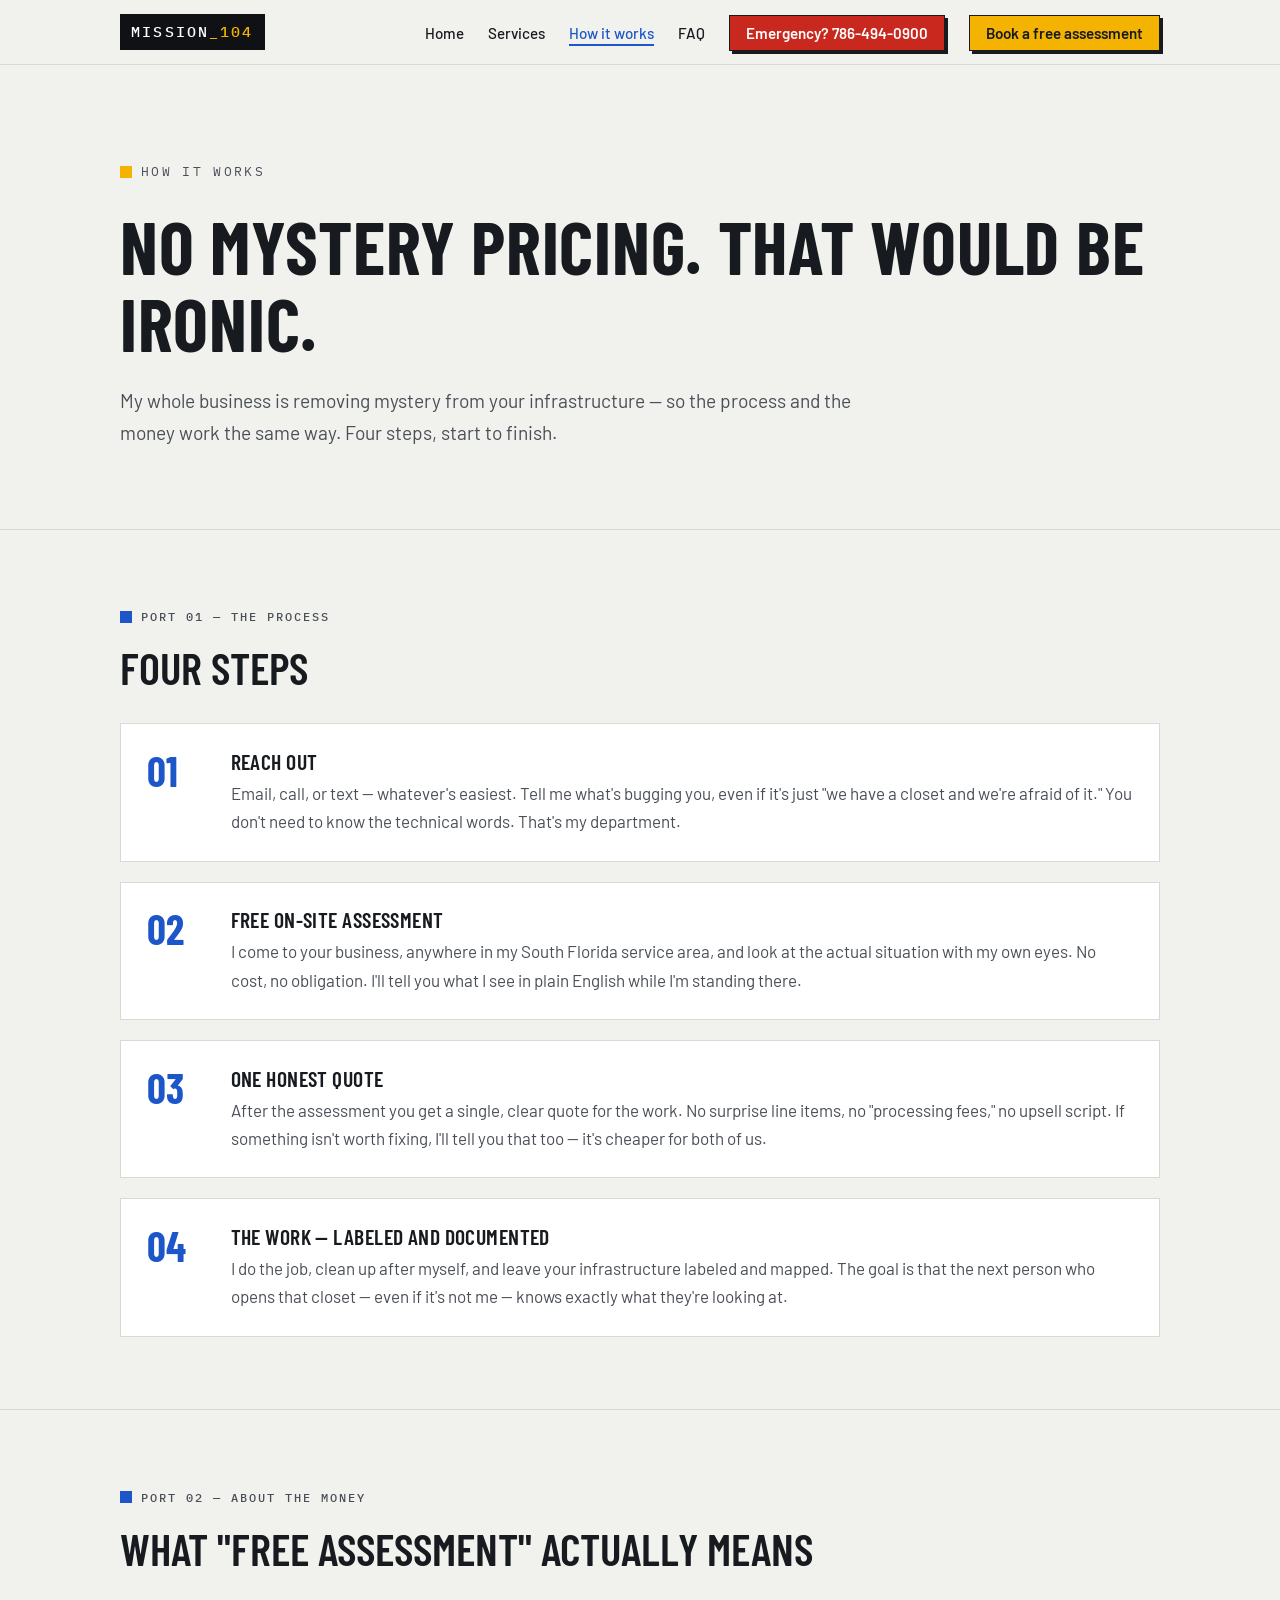
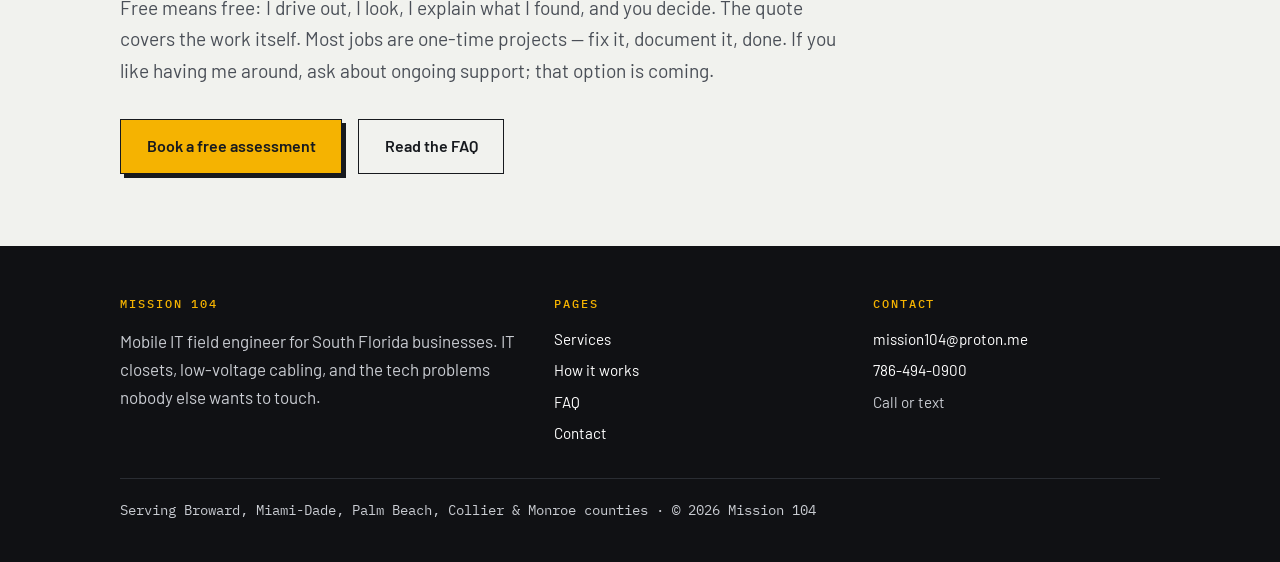
<file: how-it-works.html>
<!DOCTYPE html>
<html lang="en">
<head>
  <meta charset="UTF-8">
  <meta name="viewport" content="width=device-width, initial-scale=1.0">
  <title>How It Works — Free Assessment, Honest Quote | Mission 104</title>
  <meta name="description" content="How Mission 104 works: reach out, get a free on-site assessment anywhere in South Florida, receive one honest quote, and get the work done — labeled and documented.">
  <link rel="preconnect" href="https://fonts.googleapis.com">
  <link rel="preconnect" href="https://fonts.gstatic.com" crossorigin>
  <link href="https://fonts.googleapis.com/css2?family=Barlow+Condensed:wght@600;700&family=Barlow:wght@400;500;600&family=IBM+Plex+Mono:wght@400;500&display=swap" rel="stylesheet">
  <link rel="stylesheet" href="css/style.css">
</head>
<body>

  <header class="site-header">
    <div class="nav-wrap">
      <a class="brand" href="index.html">Mission<span>_104</span></a>
      <button class="nav-toggle" aria-label="Open menu" onclick="document.querySelector('.nav-links').classList.toggle('open')">Menu</button>
      <ul class="nav-links">
        <li><a href="index.html">Home</a></li>
        <li><a href="services.html">Services</a></li>
        <li><a href="how-it-works.html" class="active">How it works</a></li>
        <li><a href="faq.html">FAQ</a></li>
        <li><a href="tel:786-494-0900" class="nav-emergency">Emergency? 786-494-0900</a></li>
        <li><a href="contact.html" class="nav-cta">Book a free assessment</a></li>
      </ul>
    </div>
  </header>

  <section class="hero">
    <div class="wrap">
      <p class="kicker">How it works</p>
      <h1>No mystery pricing. That would be ironic.</h1>
      <p class="lead">My whole business is removing mystery from your infrastructure — so the process and the money work the same way. Four steps, start to finish.</p>
    </div>
  </section>

  <section>
    <div class="wrap">
      <p class="port-label">Port 01 — The process</p>
      <h2>Four steps</h2>
      <div class="steps">
        <div class="step">
          <div>
            <h3>Reach out</h3>
            <p>Email, call, or text — whatever's easiest. Tell me what's bugging you, even if it's just "we have a closet and we're afraid of it." You don't need to know the technical words. That's my department.</p>
          </div>
        </div>
        <div class="step">
          <div>
            <h3>Free on-site assessment</h3>
            <p>I come to your business, anywhere in my South Florida service area, and look at the actual situation with my own eyes. No cost, no obligation. I'll tell you what I see in plain English while I'm standing there.</p>
          </div>
        </div>
        <div class="step">
          <div>
            <h3>One honest quote</h3>
            <p>After the assessment you get a single, clear quote for the work. No surprise line items, no "processing fees," no upsell script. If something isn't worth fixing, I'll tell you that too — it's cheaper for both of us.</p>
          </div>
        </div>
        <div class="step">
          <div>
            <h3>The work — labeled and documented</h3>
            <p>I do the job, clean up after myself, and leave your infrastructure labeled and mapped. The goal is that the next person who opens that closet — even if it's not me — knows exactly what they're looking at.</p>
          </div>
        </div>
      </div>
    </div>
  </section>

  <section>
    <div class="wrap">
      <p class="port-label">Port 02 — About the money</p>
      <h2>What "free assessment" actually means</h2>
      <p class="lead">Free means free: I drive out, I look, I explain what I found, and you decide. The quote covers the work itself. Most jobs are one-time projects — fix it, document it, done. If you like having me around, ask about ongoing support; that option is coming.</p>
      <div class="btn-row">
        <a class="btn btn-primary" href="contact.html">Book a free assessment</a>
        <a class="btn btn-ghost" href="faq.html">Read the FAQ</a>
      </div>
    </div>
  </section>

  <footer class="site-footer">
    <div class="wrap">
      <div>
        <h4>Mission 104</h4>
        <p>Mobile IT field engineer for South Florida businesses. IT closets, low-voltage cabling, and the tech problems nobody else wants to touch.</p>
      </div>
      <div>
        <h4>Pages</h4>
        <ul>
          <li><a href="services.html">Services</a></li>
          <li><a href="how-it-works.html">How it works</a></li>
          <li><a href="faq.html">FAQ</a></li>
          <li><a href="contact.html">Contact</a></li>
        </ul>
      </div>
      <div>
        <h4>Contact</h4>
        <ul>
          <li><a href="mailto:mission104@proton.me">mission104@proton.me</a></li>
          <li><a href="tel:786-494-0900">786-494-0900</a></li>
          <li>Call or text</li>
        </ul>
      </div>
      <p class="footer-note">Serving Broward, Miami-Dade, Palm Beach, Collier &amp; Monroe counties · © 2026 Mission 104</p>
    </div>
  </footer>

</body>
</html>
</file>
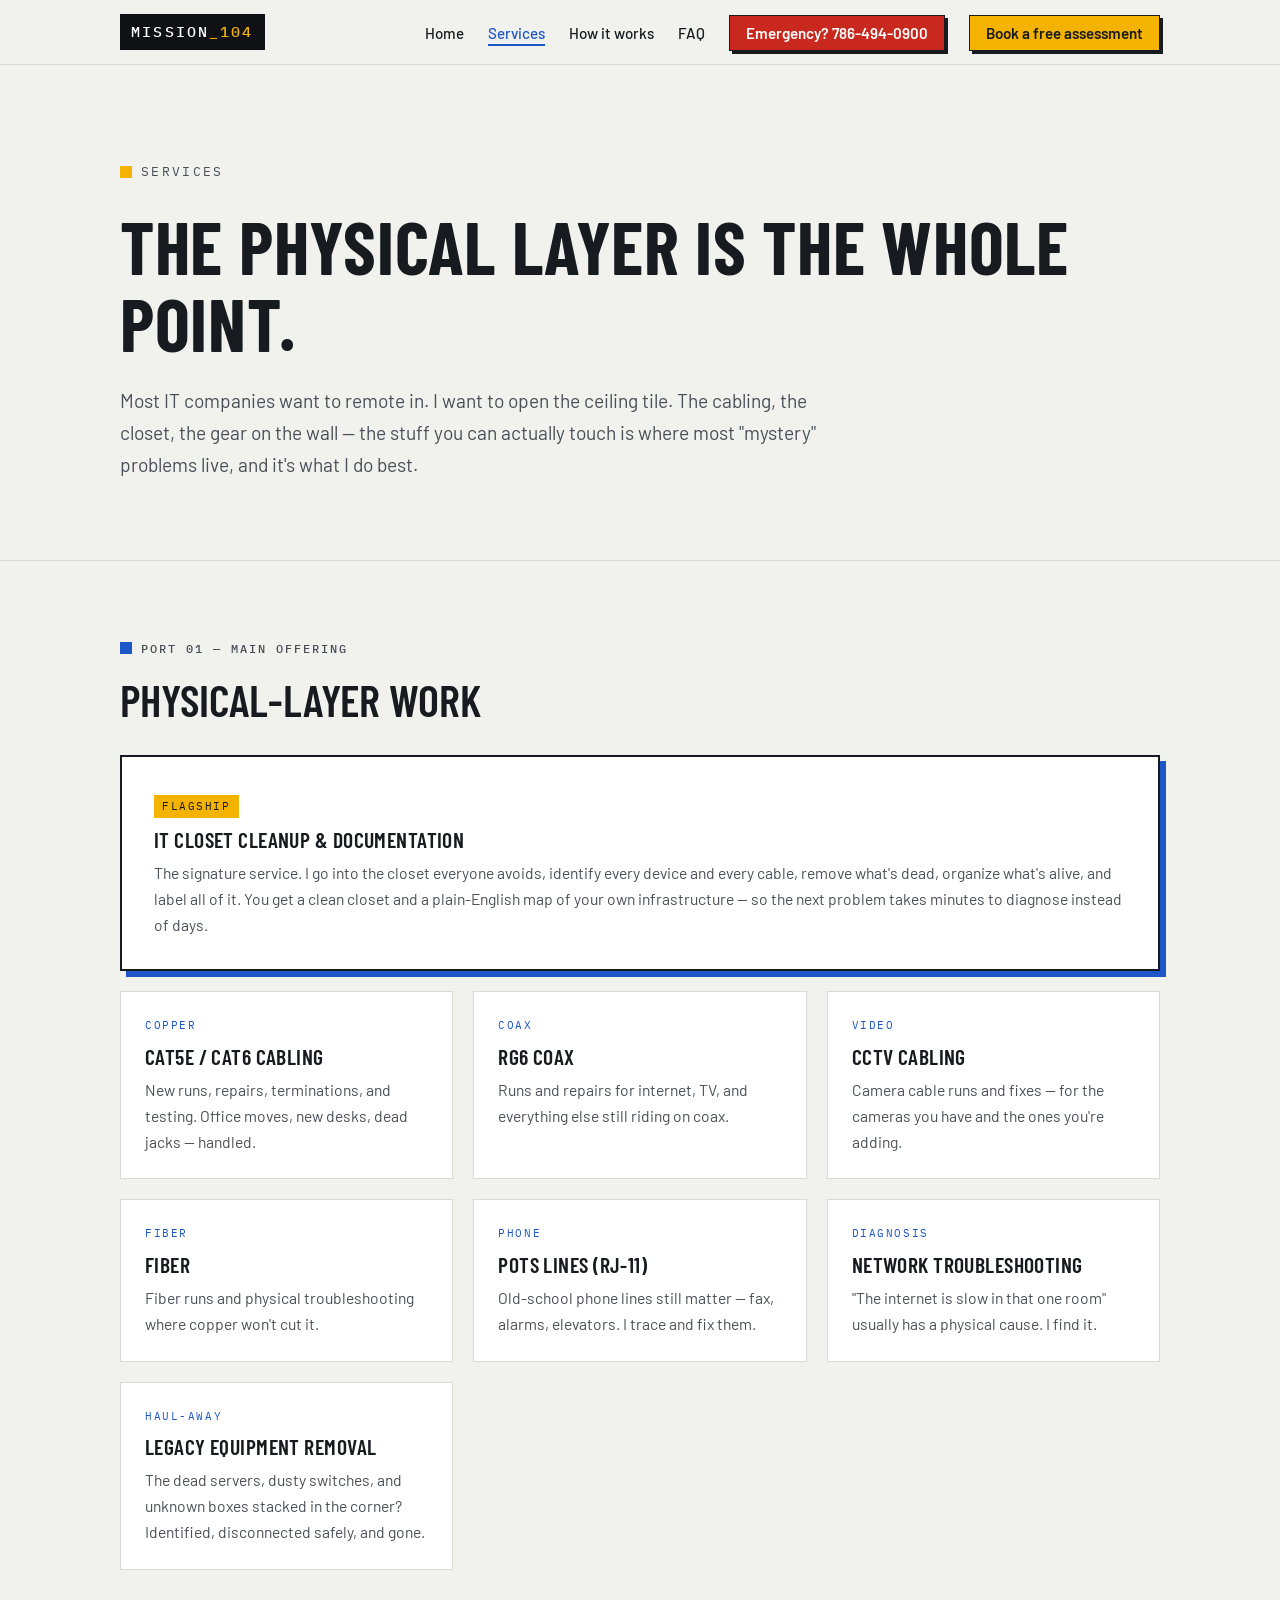
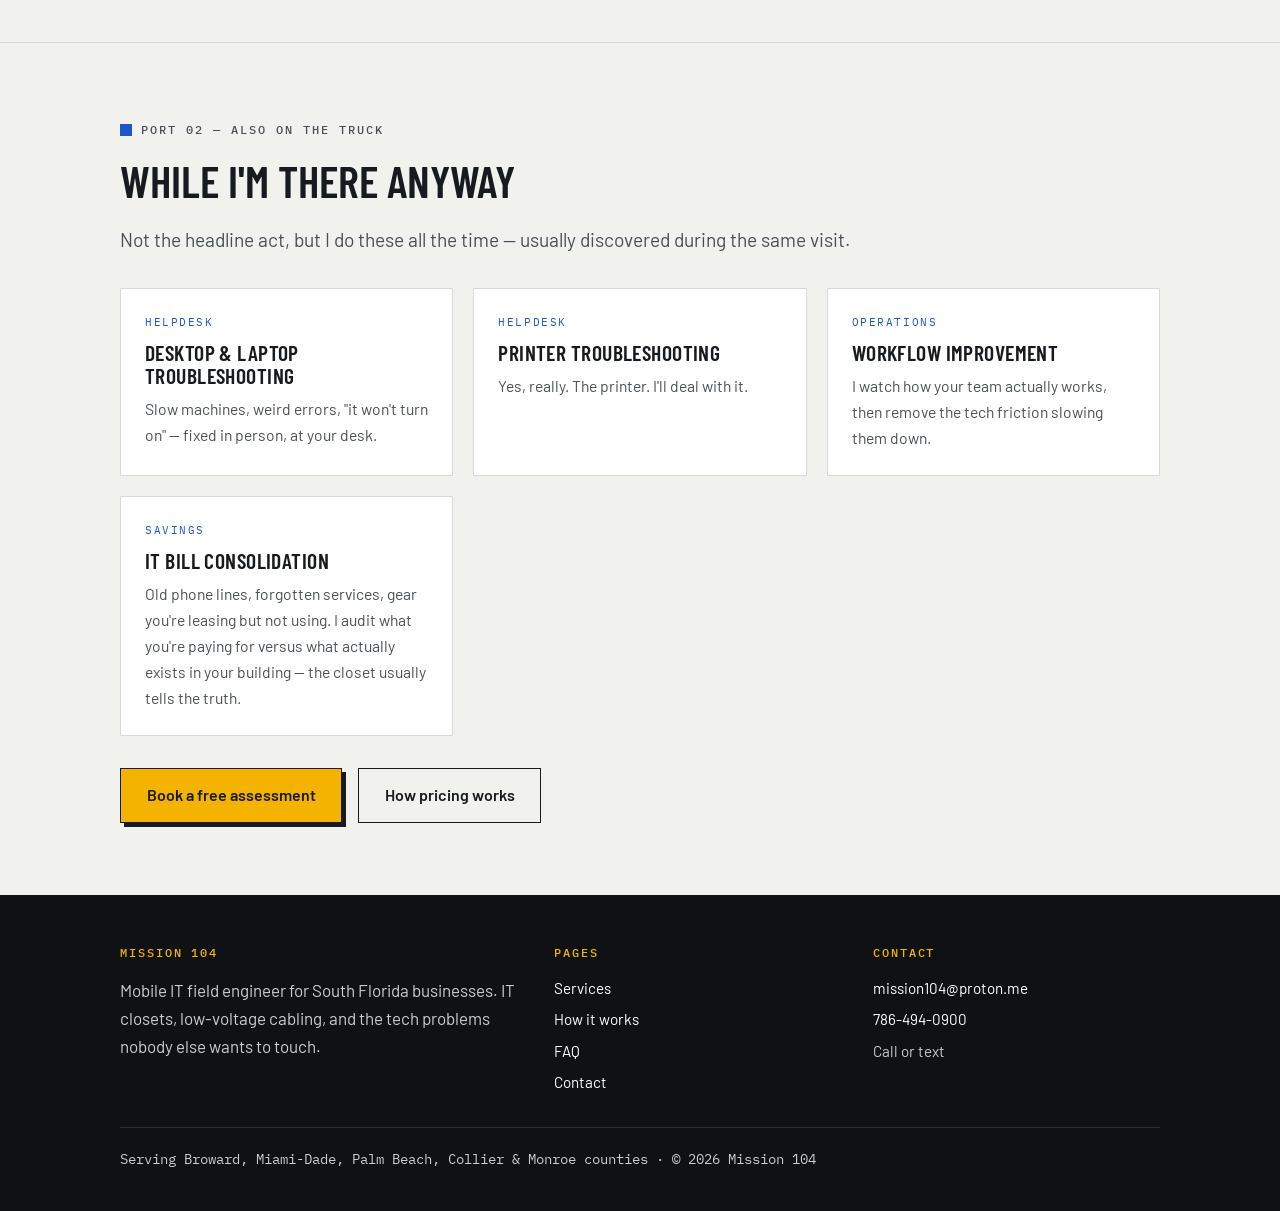
<file: services.html>
<!DOCTYPE html>
<html lang="en">
<head>
  <meta charset="UTF-8">
  <meta name="viewport" content="width=device-width, initial-scale=1.0">
  <title>Services — Cabling, IT Closet Cleanup, Network Troubleshooting | Mission 104</title>
  <meta name="description" content="Low-voltage cabling (Cat5e, Cat6, coax, fiber, CCTV, POTS), IT closet cleanup and documentation, legacy equipment removal, desktop and printer support for South Florida businesses.">
  <link rel="preconnect" href="https://fonts.googleapis.com">
  <link rel="preconnect" href="https://fonts.gstatic.com" crossorigin>
  <link href="https://fonts.googleapis.com/css2?family=Barlow+Condensed:wght@600;700&family=Barlow:wght@400;500;600&family=IBM+Plex+Mono:wght@400;500&display=swap" rel="stylesheet">
  <link rel="stylesheet" href="css/style.css">
</head>
<body>

  <header class="site-header">
    <div class="nav-wrap">
      <a class="brand" href="index.html">Mission<span>_104</span></a>
      <button class="nav-toggle" aria-label="Open menu" onclick="document.querySelector('.nav-links').classList.toggle('open')">Menu</button>
      <ul class="nav-links">
        <li><a href="index.html">Home</a></li>
        <li><a href="services.html" class="active">Services</a></li>
        <li><a href="how-it-works.html">How it works</a></li>
        <li><a href="faq.html">FAQ</a></li>
        <li><a href="tel:786-494-0900" class="nav-emergency">Emergency? 786-494-0900</a></li>
        <li><a href="contact.html" class="nav-cta">Book a free assessment</a></li>
      </ul>
    </div>
  </header>

  <section class="hero">
    <div class="wrap">
      <p class="kicker">Services</p>
      <h1>The physical layer is the whole point.</h1>
      <p class="lead">Most IT companies want to remote in. I want to open the ceiling tile. The cabling, the closet, the gear on the wall — the stuff you can actually touch is where most "mystery" problems live, and it's what I do best.</p>
    </div>
  </section>

  <!-- ======= MAIN OFFERING ======= -->
  <section>
    <div class="wrap">
      <p class="port-label">Port 01 — Main offering</p>
      <h2>Physical-layer work</h2>
      <div class="card-grid">
        <article class="card card-flagship">
          <span class="tag">Flagship</span>
          <h3>IT closet cleanup &amp; documentation</h3>
          <p>The signature service. I go into the closet everyone avoids, identify every device and every cable, remove what's dead, organize what's alive, and label all of it. You get a clean closet and a plain-English map of your own infrastructure — so the next problem takes minutes to diagnose instead of days.</p>
        </article>
        <article class="card">
          <span class="tag">Copper</span>
          <h3>Cat5e / Cat6 cabling</h3>
          <p>New runs, repairs, terminations, and testing. Office moves, new desks, dead jacks — handled.</p>
        </article>
        <article class="card">
          <span class="tag">Coax</span>
          <h3>RG6 coax</h3>
          <p>Runs and repairs for internet, TV, and everything else still riding on coax.</p>
        </article>
        <article class="card">
          <span class="tag">Video</span>
          <h3>CCTV cabling</h3>
          <p>Camera cable runs and fixes — for the cameras you have and the ones you're adding.</p>
        </article>
        <article class="card">
          <span class="tag">Fiber</span>
          <h3>Fiber</h3>
          <p>Fiber runs and physical troubleshooting where copper won't cut it.</p>
        </article>
        <article class="card">
          <span class="tag">Phone</span>
          <h3>POTS lines (RJ-11)</h3>
          <p>Old-school phone lines still matter — fax, alarms, elevators. I trace and fix them.</p>
        </article>
        <article class="card">
          <span class="tag">Diagnosis</span>
          <h3>Network troubleshooting</h3>
          <p>"The internet is slow in that one room" usually has a physical cause. I find it.</p>
        </article>
        <article class="card">
          <span class="tag">Haul-away</span>
          <h3>Legacy equipment removal</h3>
          <p>The dead servers, dusty switches, and unknown boxes stacked in the corner? Identified, disconnected safely, and gone.</p>
        </article>
      </div>
    </div>
  </section>

  <!-- ======= SECONDARY OFFERINGS ======= -->
  <section>
    <div class="wrap">
      <p class="port-label">Port 02 — Also on the truck</p>
      <h2>While I'm there anyway</h2>
      <p class="lead">Not the headline act, but I do these all the time — usually discovered during the same visit.</p>
      <div class="card-grid">
        <article class="card">
          <span class="tag">Helpdesk</span>
          <h3>Desktop &amp; laptop troubleshooting</h3>
          <p>Slow machines, weird errors, "it won't turn on" — fixed in person, at your desk.</p>
        </article>
        <article class="card">
          <span class="tag">Helpdesk</span>
          <h3>Printer troubleshooting</h3>
          <p>Yes, really. The printer. I'll deal with it.</p>
        </article>
        <article class="card">
          <span class="tag">Operations</span>
          <h3>Workflow improvement</h3>
          <p>I watch how your team actually works, then remove the tech friction slowing them down.</p>
        </article>
        <article class="card">
          <span class="tag">Savings</span>
          <h3>IT bill consolidation</h3>
          <p>Old phone lines, forgotten services, gear you're leasing but not using. I audit what you're paying for versus what actually exists in your building — the closet usually tells the truth.</p>
        </article>
      </div>
      <div class="btn-row">
        <a class="btn btn-primary" href="contact.html">Book a free assessment</a>
        <a class="btn btn-ghost" href="how-it-works.html">How pricing works</a>
      </div>
    </div>
  </section>

  <footer class="site-footer">
    <div class="wrap">
      <div>
        <h4>Mission 104</h4>
        <p>Mobile IT field engineer for South Florida businesses. IT closets, low-voltage cabling, and the tech problems nobody else wants to touch.</p>
      </div>
      <div>
        <h4>Pages</h4>
        <ul>
          <li><a href="services.html">Services</a></li>
          <li><a href="how-it-works.html">How it works</a></li>
          <li><a href="faq.html">FAQ</a></li>
          <li><a href="contact.html">Contact</a></li>
        </ul>
      </div>
      <div>
        <h4>Contact</h4>
        <ul>
          <li><a href="mailto:mission104@proton.me">mission104@proton.me</a></li>
          <li><a href="tel:786-494-0900">786-494-0900</a></li>
          <li>Call or text</li>
        </ul>
      </div>
      <p class="footer-note">Serving Broward, Miami-Dade, Palm Beach, Collier &amp; Monroe counties · © 2026 Mission 104</p>
    </div>
  </footer>

</body>
</html>
</file>
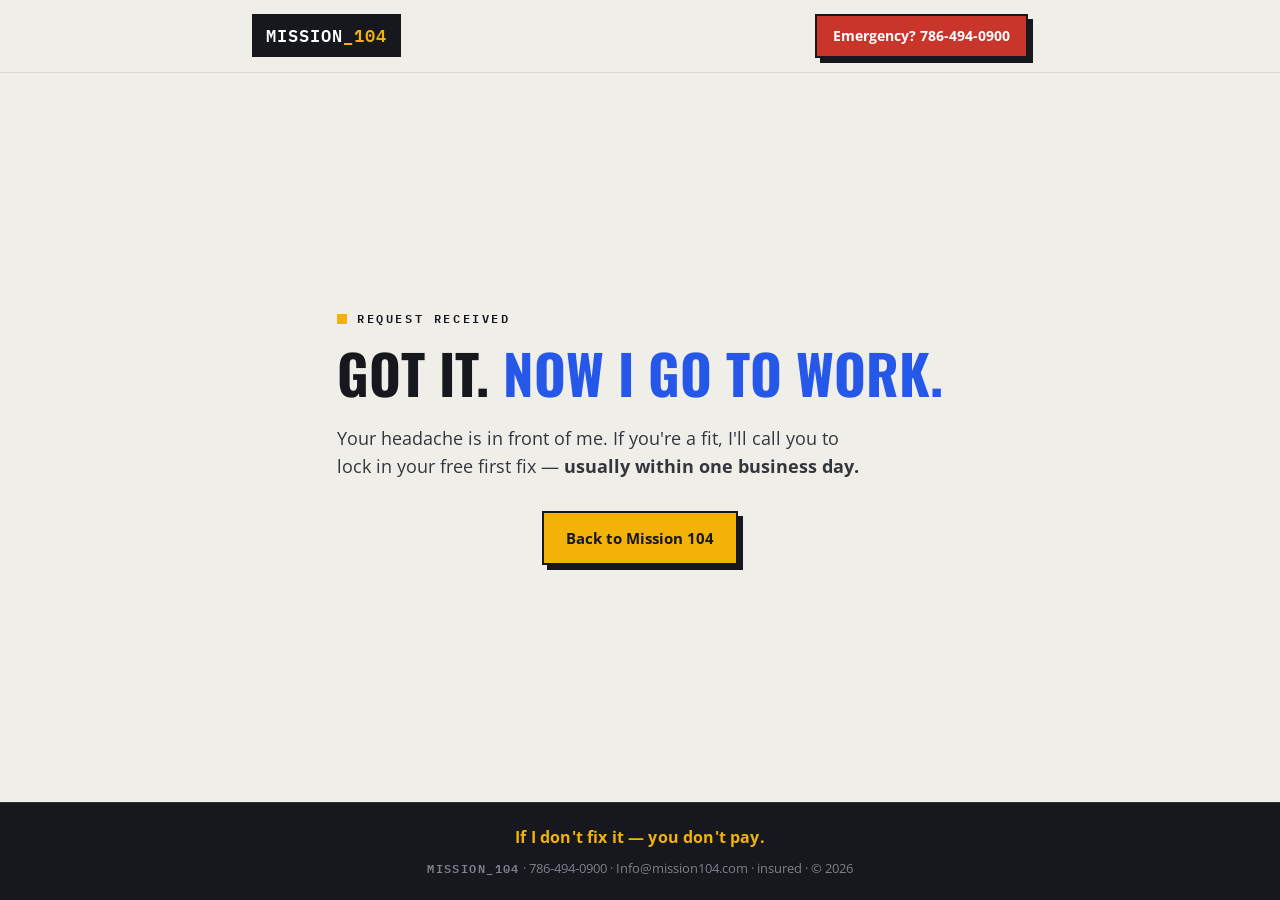
<file: thanks.html>
<!DOCTYPE html>
<html lang="en">
<head>
<meta charset="UTF-8">
<meta name="viewport" content="width=device-width, initial-scale=1.0">
<title>Got it — Mission 104</title>
<meta name="robots" content="noindex">
<link rel="preconnect" href="https://fonts.googleapis.com">
<link href="https://fonts.googleapis.com/css2?family=Oswald:wght@600;700&family=Open+Sans:wght@400;600;700&family=IBM+Plex+Mono:wght@500;600&display=swap" rel="stylesheet">
<style>
  :root{--bg:#efeee9;--ink:#16181d;--blue:#2557e8;--gold:#f2b207;--red:#c9342b;--white:#fff;--gray:#5c6066;}
  *{margin:0;padding:0;box-sizing:border-box}
  body{font-family:'Open Sans',sans-serif;background:var(--bg);color:var(--ink);line-height:1.6;min-height:100vh;display:flex;flex-direction:column}
  .wrap{max-width:820px;margin:0 auto;padding:0 22px}
  .mono{font-family:'IBM Plex Mono',monospace;font-weight:600;letter-spacing:.22em;text-transform:uppercase;font-size:.74rem}
  .eyebrow{display:flex;align-items:center;gap:10px;margin-bottom:16px}
  .sq{width:10px;height:10px;background:var(--gold);flex:none}
  h1{font-family:'Oswald',sans-serif;font-weight:700;text-transform:uppercase;line-height:1.05;font-size:clamp(2.1rem,6.5vw,3.4rem)}
  h1 .blue{color:var(--blue)}
  header{border-bottom:1px solid #d8d6cd;padding:14px 0}
  .head-in{display:flex;align-items:center;justify-content:space-between;gap:10px;flex-wrap:nowrap}
  .logo{background:var(--ink);color:#fff;font-family:'IBM Plex Mono',monospace;font-weight:600;font-size:1.05rem;padding:8px 14px;letter-spacing:.06em;text-decoration:none}
  .logo b{color:var(--gold);font-weight:600}
  .btn{display:inline-block;text-decoration:none;font-weight:700;font-size:.95rem;padding:13px 22px;border:2px solid var(--ink);color:var(--ink);background:var(--gold);box-shadow:5px 5px 0 var(--ink)}
  .btn:hover{transform:translate(2px,2px);box-shadow:3px 3px 0 var(--ink)}
  .btn-red{background:var(--red);color:#fff}
  main{flex:1;display:flex;align-items:center;padding:60px 0}
  .lead{margin:22px 0 8px;font-size:1.12rem;max-width:54ch;color:#33363c}
  .next{margin-top:30px;background:var(--white);border:2px solid var(--ink);padding:22px 24px;box-shadow:6px 6px 0 rgba(22,24,29,.12);max-width:560px}
  .next b{font-family:'Oswald',sans-serif;text-transform:uppercase;font-size:1rem}
  .next p{color:var(--gray);font-size:.95rem;margin-top:4px}
  .actions{margin-top:30px;display:flex;gap:14px;flex-wrap:wrap;align-items:center}
  .urgent{font-size:.95rem;color:var(--gray)}
  .urgent a{color:var(--ink);font-weight:700;text-decoration:none;border-bottom:2px solid var(--gold)}
  footer{background:var(--ink);color:#7c828b;font-size:.8rem;text-align:center;padding:22px 0;border-top:1px solid #2c3037}
  footer .gold{color:var(--gold);font-weight:700}

  /* --- consistent single-line header across pages --- */
  .head-in{flex-wrap:nowrap !important}
  .head-cta{flex-wrap:nowrap !important}
  .logo{white-space:nowrap}
  header .btn{white-space:nowrap}
  @media (max-width:520px){
    .logo{font-size:.98rem;padding:9px 13px;letter-spacing:.05em}
    header .btn{font-size:.8rem !important;padding:10px 13px !important;box-shadow:4px 4px 0 var(--ink)}
    .head-in{gap:8px}
  }
  @media (max-width:370px){
    .logo{font-size:.85rem;padding:8px 10px}
    header .btn{font-size:.7rem !important;padding:8px 10px !important}
  }

  /* --- matching footer across pages --- */
  footer .f-guarantee{color:var(--gold);font-weight:700;font-size:1rem;letter-spacing:.01em}
  footer .f-meta{margin-top:7px;font-size:.8rem;color:#7c828b}
  footer .f-meta .mono{letter-spacing:.12em}
</style>
</head>
<body>

<header>
  <div class="wrap head-in">
    <a class="logo" href="/">MISSION<b>_104</b></a>
    <a class="btn btn-red" style="padding:9px 16px;font-size:.85rem" href="tel:7864940900">Emergency? 786-494-0900</a>
  </div>
</header>

<main>
  <div class="wrap">
    <div class="eyebrow"><span class="sq"></span><span class="mono">Request received</span></div>
    <h1>Got it. <span class="blue">Now I go to work.</span></h1>
    <p class="lead">Your headache is in front of me. If you're a fit, I'll call you to lock in your free first fix — <b>usually within one business day.</b></p>

    <div class="actions" style="justify-content:center">
      <a class="btn" href="/">Back to Mission 104</a>
    </div>
  </div>
</main>

<footer>
  <div class="wrap">
    <div class="f-guarantee">If I don't fix it — you don't pay.</div>
    <div class="f-meta"><span class="mono">Mission_104</span> · 786-494-0900 · Info@mission104.com · insured · © 2026</div>
  </div>
</footer>

</body>
</html>
</file>
<file: css/style.css>
/* ==========================================================
   MISSION 1 — stylesheet
   You rarely need to touch this file. All words live in the
   HTML pages. Colors and fonts are defined right below if you
   ever want to change the look.
   ========================================================== */

:root {
  --paper: #f1f2ee;      /* page background */
  --panel: #ffffff;      /* card background */
  --ink: #171a1e;        /* main text */
  --ink-soft: #4a4f57;   /* secondary text */
  --line: #d8dad3;       /* hairline borders */
  --blue: #1d56c8;       /* Cat6 blue — links, accents */
  --blue-dark: #143e93;
  --yellow: #f5b301;     /* safety yellow — main buttons */
  --red: #c8281d;        /* fire-alarm red — emergency button only */
  --tape: #101114;       /* label-tape black */
  --font-display: "Barlow Condensed", "Arial Narrow", sans-serif;
  --font-body: "Barlow", "Helvetica Neue", Arial, sans-serif;
  --font-mono: "IBM Plex Mono", "Courier New", monospace;
}

* { margin: 0; padding: 0; box-sizing: border-box; }

html { scroll-behavior: smooth; }
@media (prefers-reduced-motion: reduce) {
  html { scroll-behavior: auto; }
  *, *::before, *::after { animation: none !important; transition: none !important; }
}

body {
  background: var(--paper);
  color: var(--ink);
  font-family: var(--font-body);
  font-size: 1.0625rem;
  line-height: 1.65;
}

img { max-width: 100%; display: block; }

/* ---------- header / nav ---------- */

.site-header {
  position: sticky; top: 0; z-index: 50;
  background: var(--paper);
  border-bottom: 1px solid var(--line);
}
.nav-wrap {
  max-width: 1080px; margin: 0 auto; padding: 0 1.25rem;
  display: flex; align-items: center; justify-content: space-between;
  min-height: 64px;
}
.brand {
  font-family: var(--font-mono);
  font-weight: 500; font-size: 0.95rem; letter-spacing: 0.14em;
  text-transform: uppercase;
  background: var(--tape); color: #fff;
  padding: 0.35rem 0.7rem;
  text-decoration: none;
}
.brand span { color: var(--yellow); }
.nav-links { display: flex; align-items: center; gap: 1.5rem; list-style: none; }
.nav-links a {
  color: var(--ink); text-decoration: none; font-weight: 500; font-size: 0.95rem;
}
.nav-links a:hover { color: var(--blue); }
.nav-links a.active { color: var(--blue); border-bottom: 2px solid var(--blue); padding-bottom: 2px; }
.nav-links a.nav-cta {
  background: var(--yellow); color: var(--ink);
  padding: 0.5rem 1rem; font-weight: 600;
  border: 1px solid var(--ink);
  box-shadow: 3px 3px 0 var(--ink);
}
.nav-links a.nav-cta:hover { transform: translate(1px, 1px); box-shadow: 2px 2px 0 var(--ink); color: var(--ink); }
.nav-links a.nav-emergency {
  background: var(--red); color: #fff;
  padding: 0.5rem 1rem; font-weight: 600;
  border: 1px solid var(--ink);
  box-shadow: 3px 3px 0 var(--ink);
}
.nav-links a.nav-emergency:hover { transform: translate(1px, 1px); box-shadow: 2px 2px 0 var(--ink); color: #fff; }

.nav-toggle {
  display: none; background: none; border: 1px solid var(--ink);
  font-family: var(--font-mono); font-size: 0.8rem; padding: 0.4rem 0.7rem;
  cursor: pointer; text-transform: uppercase; letter-spacing: 0.1em;
}

@media (max-width: 720px) {
  .nav-toggle { display: block; }
  .nav-links {
    display: none; position: absolute; top: 64px; left: 0; right: 0;
    background: var(--paper); border-bottom: 1px solid var(--line);
    flex-direction: column; align-items: stretch; gap: 0; padding: 0.5rem 1.25rem 1rem;
  }
  .nav-links.open { display: flex; }
  .nav-links li { padding: 0.6rem 0; border-bottom: 1px solid var(--line); }
  .nav-links li:last-child { border-bottom: none; padding-top: 0.5rem; }
  .nav-links li:nth-last-child(2) { border-bottom: none; padding-top: 1rem; }
  .nav-links a.nav-emergency { display: block; text-align: center; }
  .nav-links a.nav-cta { display: block; text-align: center; }
}

/* ---------- shared building blocks ---------- */

.wrap { max-width: 1080px; margin: 0 auto; padding: 0 1.25rem; }

section { padding: 4.5rem 0; }
section + section { border-top: 1px solid var(--line); }

/* the signature: patch-panel port label */
.port-label {
  display: inline-flex; align-items: center; gap: 0.55rem;
  font-family: var(--font-mono); font-size: 0.78rem; font-weight: 500;
  letter-spacing: 0.16em; text-transform: uppercase;
  color: var(--ink-soft);
  margin-bottom: 1.1rem;
}
.port-label::before {
  content: ""; width: 12px; height: 12px;
  background: var(--blue);
  display: inline-block;
}

h1, h2, h3 { font-family: var(--font-display); text-transform: uppercase; line-height: 1.05; }
h1 { font-size: clamp(2.6rem, 7vw, 4.6rem); font-weight: 700; letter-spacing: 0.01em; }
h2 { font-size: clamp(1.9rem, 4.5vw, 2.8rem); font-weight: 600; margin-bottom: 1.25rem; }
h3 { font-size: 1.35rem; font-weight: 600; letter-spacing: 0.02em; }

.lead { font-size: 1.2rem; color: var(--ink-soft); max-width: 46rem; }
p + p { margin-top: 1rem; }
.accent { color: var(--blue); }

a { color: var(--blue); }

/* buttons */
.btn {
  display: inline-block; text-decoration: none; font-weight: 600;
  font-family: var(--font-body); font-size: 1rem;
  padding: 0.85rem 1.6rem; border: 1px solid var(--ink);
  cursor: pointer;
}
.btn-primary {
  background: var(--yellow); color: var(--ink);
  box-shadow: 4px 4px 0 var(--ink);
}
.btn-primary:hover { transform: translate(2px, 2px); box-shadow: 2px 2px 0 var(--ink); }
.btn-ghost { background: transparent; color: var(--ink); }
.btn-ghost:hover { background: var(--ink); color: var(--paper); }
.btn-row { display: flex; gap: 1rem; flex-wrap: wrap; margin-top: 2rem; }

/* cards */
.card-grid { display: grid; grid-template-columns: repeat(auto-fill, minmax(250px, 1fr)); gap: 1.25rem; margin-top: 2rem; }
.card {
  background: var(--panel); border: 1px solid var(--line);
  padding: 1.5rem;
}
.card .tag {
  font-family: var(--font-mono); font-size: 0.7rem; letter-spacing: 0.14em;
  text-transform: uppercase; color: var(--blue); display: block; margin-bottom: 0.6rem;
}
.card h3 { margin-bottom: 0.6rem; }
.card p { color: var(--ink-soft); font-size: 0.98rem; }

.card-flagship {
  grid-column: 1 / -1;
  border: 2px solid var(--ink);
  box-shadow: 6px 6px 0 var(--blue);
  padding: 2rem;
}
.card-flagship .tag { color: var(--ink); background: var(--yellow); display: inline-block; padding: 0.15rem 0.5rem; }

/* photo placeholders — swap these for real photos later (see README) */
.photo-slot {
  border: 2px dashed var(--ink-soft);
  background: repeating-linear-gradient(45deg, #e9eae5, #e9eae5 12px, #f1f2ee 12px, #f1f2ee 24px);
  min-height: 260px;
  display: flex; align-items: center; justify-content: center;
  text-align: center; padding: 1.5rem;
}
.photo-slot span {
  font-family: var(--font-mono); font-size: 0.8rem; letter-spacing: 0.1em;
  text-transform: uppercase; color: var(--ink-soft);
  background: var(--paper); padding: 0.5rem 0.9rem; border: 1px solid var(--line);
}
.photo-pair { display: grid; grid-template-columns: 1fr 1fr; gap: 1.25rem; margin-top: 2rem; }
@media (max-width: 720px) { .photo-pair { grid-template-columns: 1fr; } }
/* photo captions */
.photo-pair figure { margin: 0; }
.photo-pair figcaption {
  font-family: var(--font-mono); font-size: 0.76rem; font-weight: 500;
  letter-spacing: 0.1em; text-transform: uppercase; color: var(--ink-soft);
  padding-top: 0.65rem;
  display: flex; align-items: center; gap: 0.55rem;
}
.photo-pair figcaption::before { content: ""; width: 10px; height: 10px; display: inline-block; flex-shrink: 0; }
.photo-pair .cap-before::before { background: var(--ink-soft); }
.photo-pair .cap-after::before { background: var(--blue); }

/* county list */
.county-list { display: flex; flex-wrap: wrap; gap: 0.75rem; margin-top: 1.5rem; list-style: none; }
.county-list li {
  font-family: var(--font-mono); font-size: 0.85rem; letter-spacing: 0.08em;
  text-transform: uppercase; border: 1px solid var(--ink); padding: 0.45rem 0.9rem;
  background: var(--panel);
}
.county-list li.primary { background: var(--tape); color: #fff; border-color: var(--tape); }
.county-note { font-size: 0.9rem; color: var(--ink-soft); margin-top: 0.9rem; font-family: var(--font-mono); }

/* steps (how it works) */
.steps { counter-reset: step; margin-top: 2rem; display: grid; gap: 1.25rem; }
.step {
  background: var(--panel); border: 1px solid var(--line); padding: 1.6rem;
  display: grid; grid-template-columns: 64px 1fr; gap: 1.25rem; align-items: start;
}
.step::before {
  counter-increment: step; content: "0" counter(step);
  font-family: var(--font-display); font-size: 2.6rem; font-weight: 700;
  color: var(--blue); line-height: 1;
}
.step h3 { margin-bottom: 0.4rem; }
.step p { color: var(--ink-soft); }

/* FAQ */
.faq-item { border: 1px solid var(--line); background: var(--panel); margin-bottom: 0.9rem; }
.faq-item summary {
  cursor: pointer; padding: 1.1rem 1.4rem; font-weight: 600; font-size: 1.05rem;
  list-style: none; display: flex; justify-content: space-between; align-items: center; gap: 1rem;
}
.faq-item summary::-webkit-details-marker { display: none; }
.faq-item summary::after {
  content: "+"; font-family: var(--font-mono); color: var(--blue); font-size: 1.3rem; flex-shrink: 0;
}
.faq-item[open] summary::after { content: "\2013"; }
.faq-item .faq-answer { padding: 0 1.4rem 1.3rem; color: var(--ink-soft); }

/* CTA band */
.cta-band { background: var(--tape); color: #fff; }
.cta-band h2 { color: #fff; }
.cta-band p { color: #c9ccd2; max-width: 44rem; }
.cta-band .port-label { color: #9aa0a8; }
.cta-band .port-label::before { background: var(--yellow); }

/* contact page */
.contact-grid { display: grid; grid-template-columns: 1.2fr 1fr; gap: 3rem; margin-top: 2rem; }
@media (max-width: 820px) { .contact-grid { grid-template-columns: 1fr; } }
.contact-methods { list-style: none; display: grid; gap: 1rem; }
.contact-methods li {
  background: var(--panel); border: 1px solid var(--line); padding: 1.1rem 1.3rem;
}
.contact-methods .method {
  font-family: var(--font-mono); font-size: 0.72rem; letter-spacing: 0.14em;
  text-transform: uppercase; color: var(--ink-soft); display: block; margin-bottom: 0.3rem;
}
.contact-methods a { font-weight: 600; font-size: 1.1rem; text-decoration: none; }
.form-slot {
  border: 2px dashed var(--ink-soft); background: var(--panel);
  padding: 2rem; text-align: center;
}
.form-slot p { color: var(--ink-soft); font-size: 0.95rem; }
.form-slot .tag {
  font-family: var(--font-mono); font-size: 0.75rem; letter-spacing: 0.12em;
  text-transform: uppercase; color: var(--blue); display: block; margin-bottom: 0.8rem;
}

/* footer */
.site-footer { background: var(--tape); color: #c9ccd2; padding: 3rem 0 2.5rem; margin-top: 0; }
.site-footer .wrap { display: grid; grid-template-columns: 1.4fr 1fr 1fr; gap: 2rem; }
@media (max-width: 720px) { .site-footer .wrap { grid-template-columns: 1fr; } }
.site-footer h4 {
  font-family: var(--font-mono); font-size: 0.75rem; letter-spacing: 0.16em;
  text-transform: uppercase; color: var(--yellow); margin-bottom: 0.8rem; font-weight: 500;
}
.site-footer a { color: #fff; text-decoration: none; }
.site-footer a:hover { text-decoration: underline; }
.site-footer ul { list-style: none; display: grid; gap: 0.4rem; font-size: 0.95rem; }
.footer-note { grid-column: 1 / -1; border-top: 1px solid #2a2d33; padding-top: 1.25rem; font-size: 0.85rem; font-family: var(--font-mono); }

/* hero */
.hero { padding: 6rem 0 5rem; }
.hero .kicker {
  font-family: var(--font-mono); font-size: 0.82rem; letter-spacing: 0.18em;
  text-transform: uppercase; color: var(--ink-soft); margin-bottom: 1.5rem;
  display: flex; align-items: center; gap: 0.55rem;
}
.hero .kicker::before { content: ""; width: 12px; height: 12px; background: var(--yellow); display: inline-block; }
.hero h1 .flip { color: var(--blue); display: block; }
.hero .lead { margin-top: 1.5rem; }

/* utility */
.mt-2 { margin-top: 2rem; }
.small { font-size: 0.9rem; color: var(--ink-soft); }
</file>
